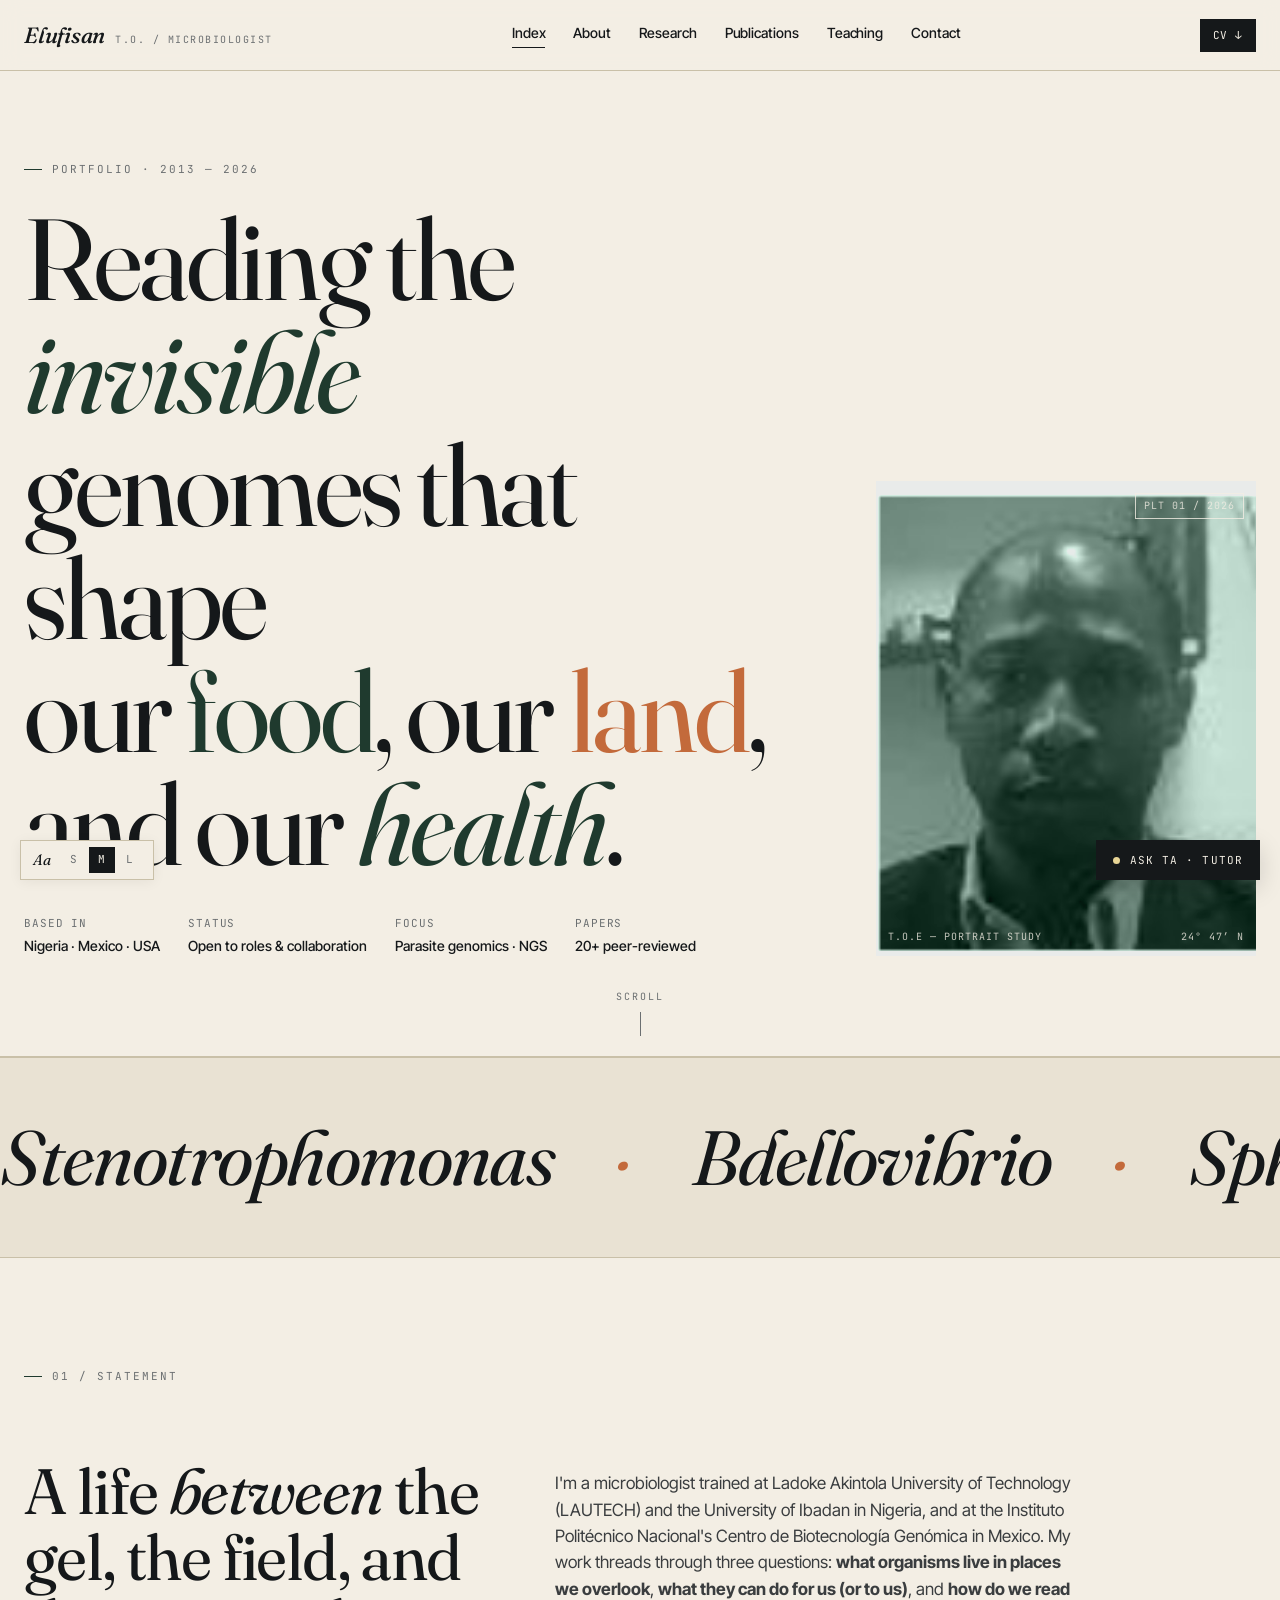
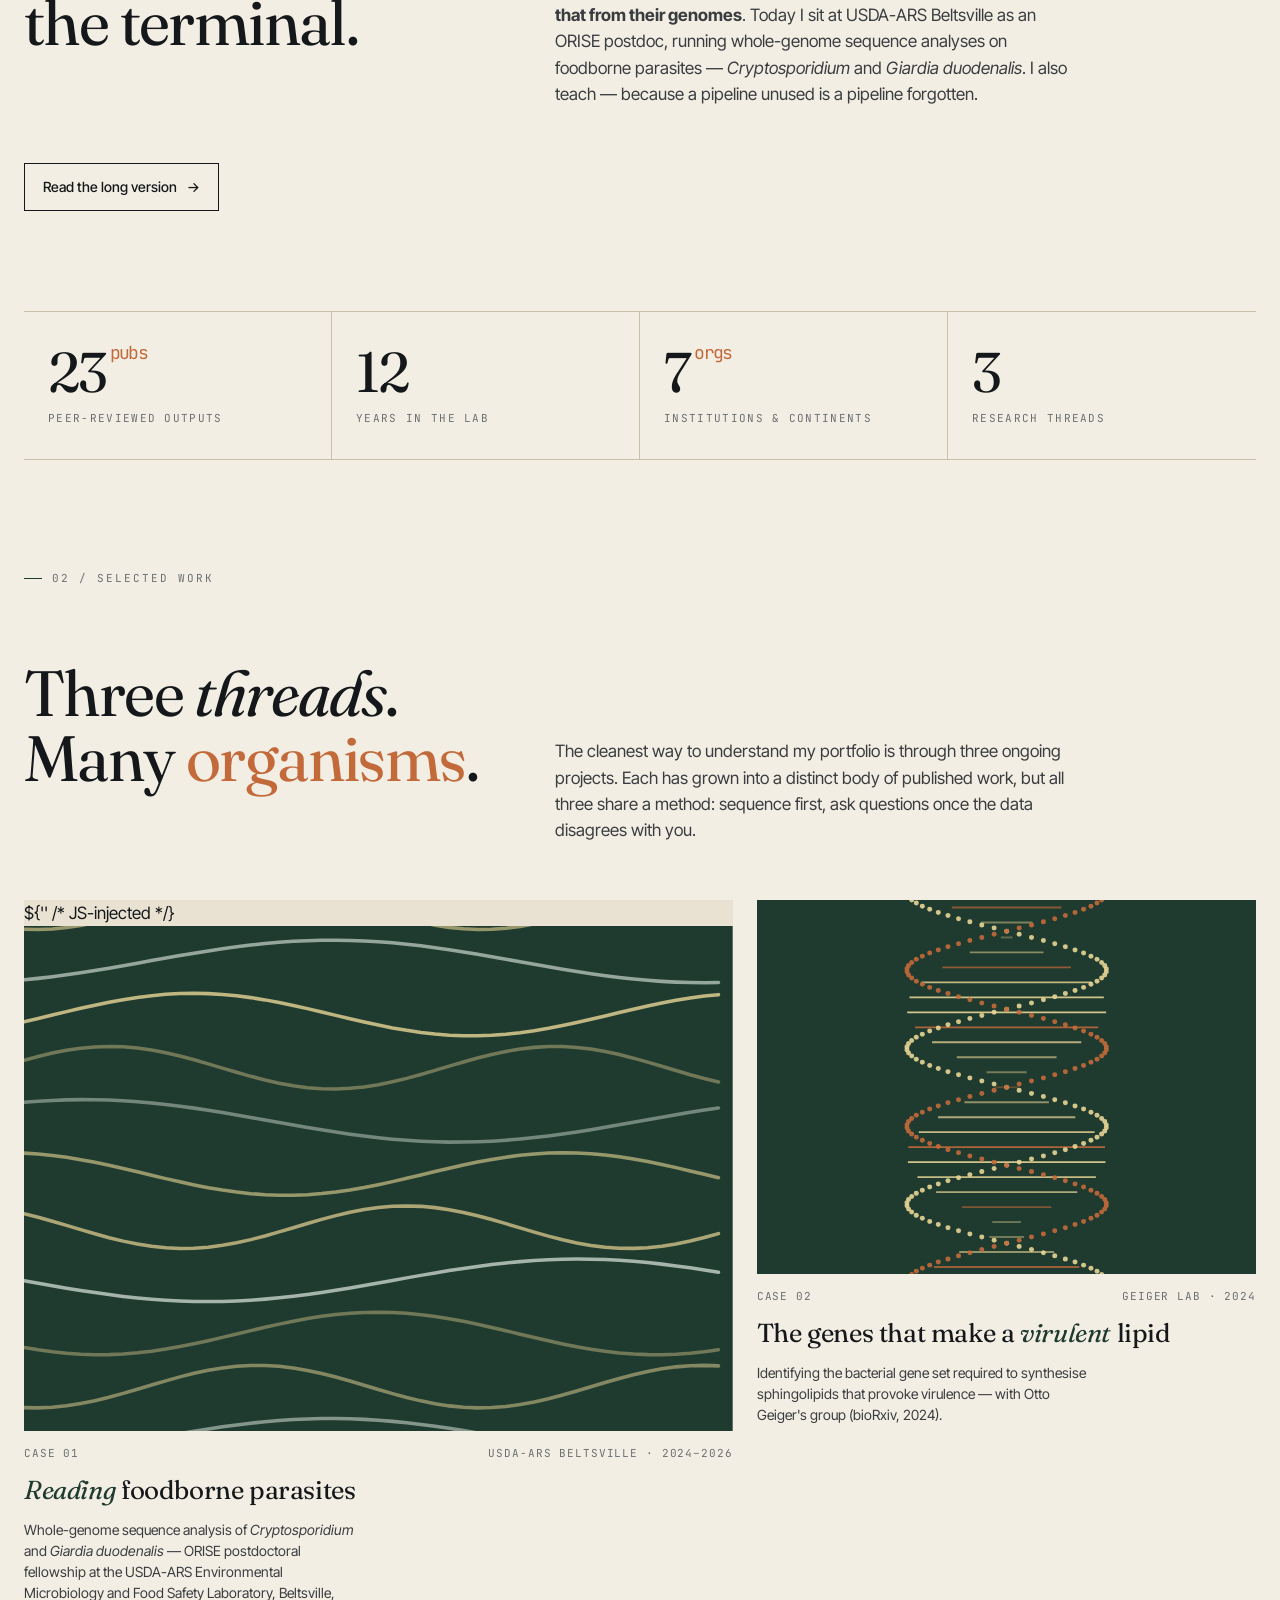
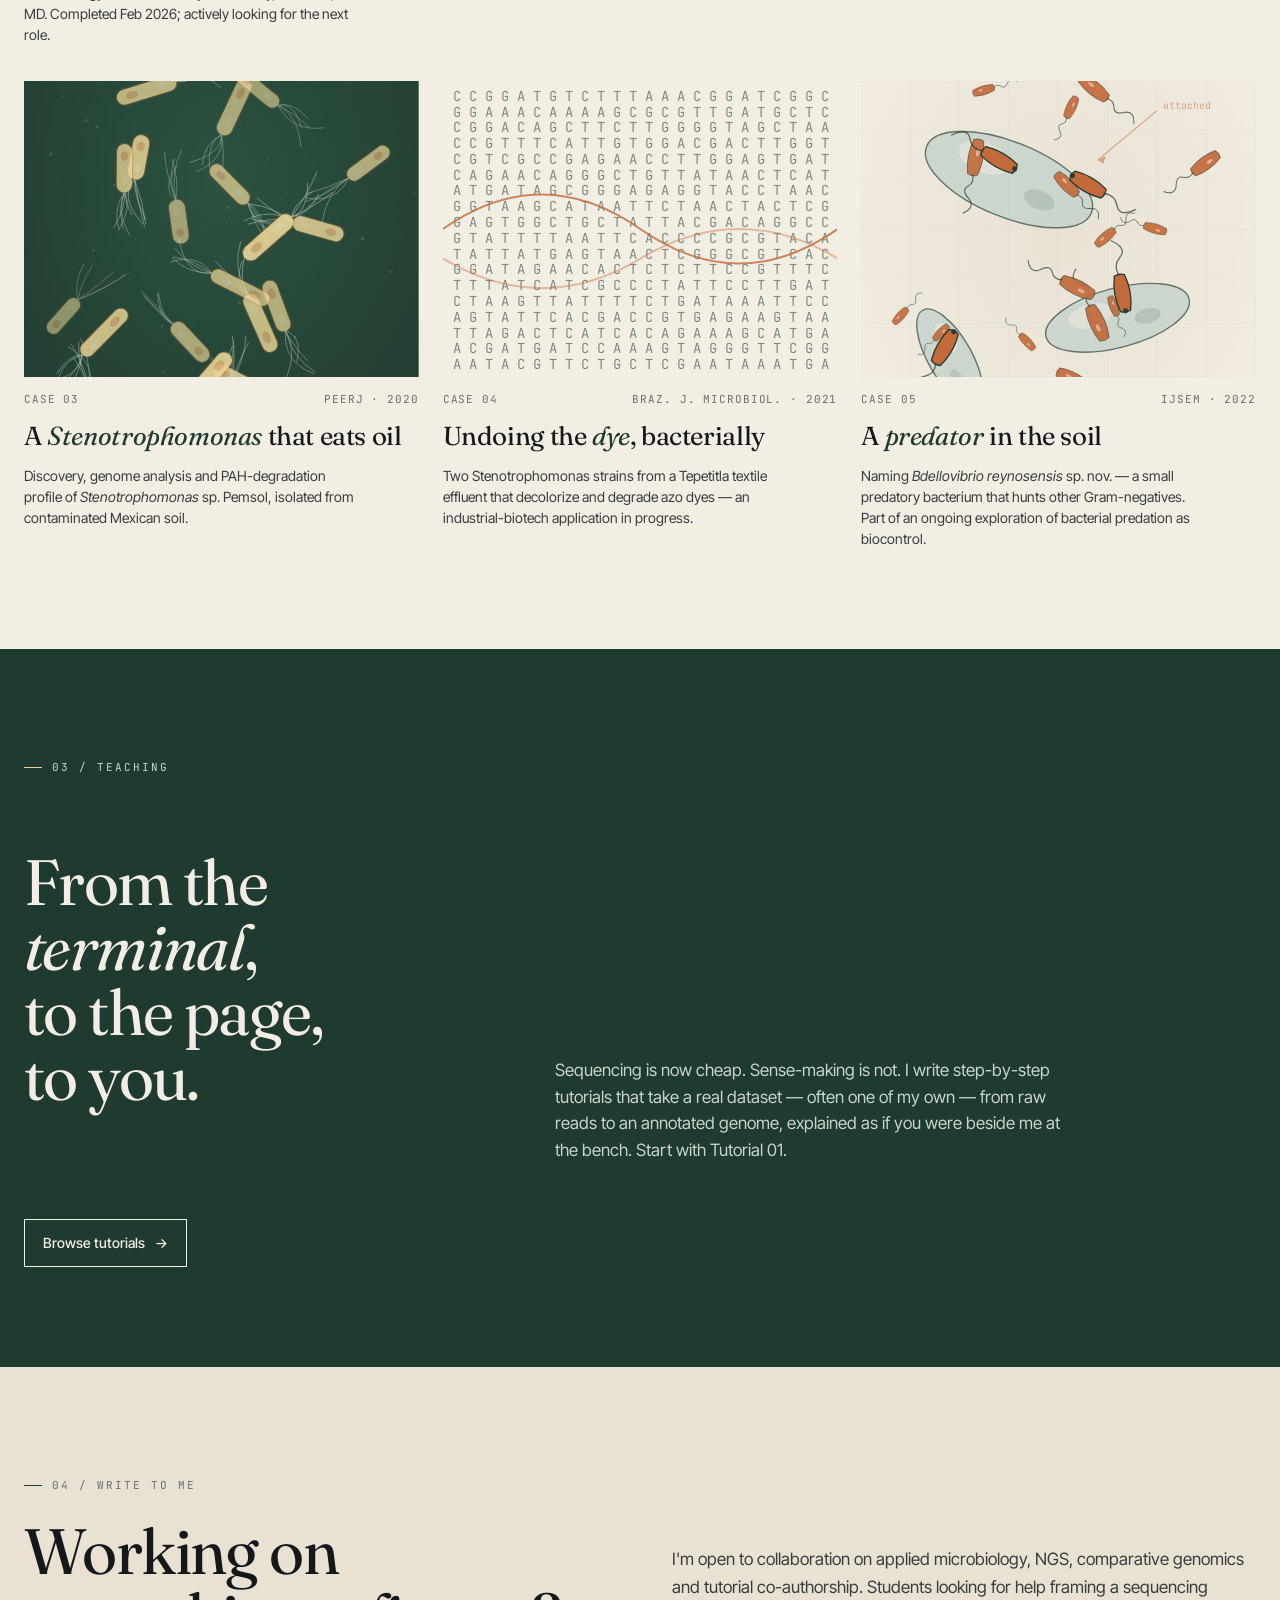
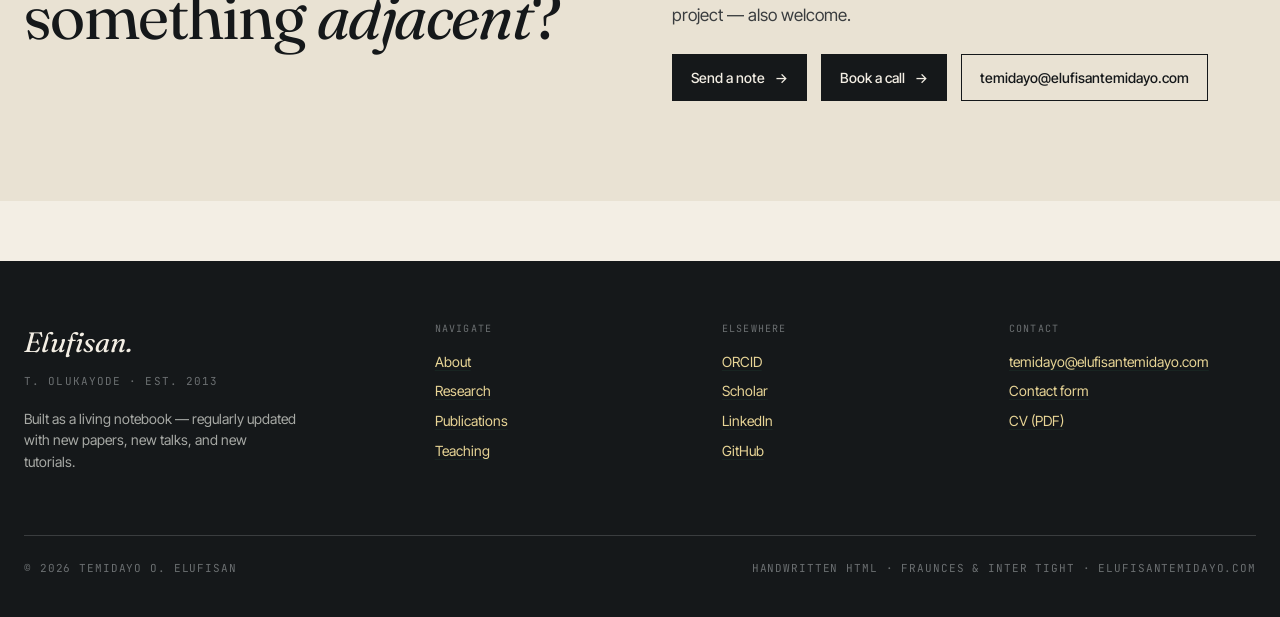
<file: index.html>
<!DOCTYPE html>
<html lang="en">
<head>
<meta charset="UTF-8"/>
<meta name="viewport" content="width=device-width, initial-scale=1"/>
<title>Temidayo Elufisan — Microbiologist & Genomicist</title>
<meta name="description" content="Personal site of Dr. Temidayo O. Elufisan — microbiologist, genome scientist, translator of bioinformatics for animal health and the environment."/>
<link rel="preconnect" href="https://fonts.googleapis.com"/>
<link rel="preconnect" href="https://fonts.gstatic.com" crossorigin/>
<link href="https://fonts.googleapis.com/css2?family=Fraunces:ital,opsz,wght@0,9..144,400;0,9..144,500;0,9..144,600;1,9..144,400;1,9..144,500&family=Inter+Tight:wght@400;500;600&family=JetBrains+Mono:wght@400;500&display=swap" rel="stylesheet"/>
<link rel="stylesheet" href="styles.css?v=1776625758112"/>
</head>
<body>

<!-- NAV -->
<header class="nav">
  <div class="container nav-inner">
    <a class="wordmark" href="index.html">Elufisan <small>T.O. / MICROBIOLOGIST</small></a>
    <nav class="nav-links">
      <a href="index.html">Index</a>
      <a href="about.html">About</a>
      <a href="research.html">Research</a>
      <a href="publications.html">Publications</a>
      <a href="teaching.html">Teaching</a>
      <a href="contact.html">Contact</a>
    </nav>
    <a class="nav-cta" href="assets/Elufisan_CV.pdf" download>CV ↓</a>
  </div>
</header>

<!-- HERO -->
<section class="hero">
  <div class="container">
    <div class="hero-grid">
      <div>
        <div class="eyebrow">Portfolio · 2013 — 2026</div>
        <h1 class="display" style="margin:24px 0 0;">
          Reading the <em>invisible</em><br/>
          genomes that shape<br/>
          our <span class="accent">food</span>, our <span class="clay">land</span>,<br/>
          and our <em>health</em>.
        </h1>
        <div class="hero-meta">
          <div class="cell">Based in<b>Nigeria · Mexico · USA</b></div>
          <div class="cell">Status<b>Open to roles &amp; collaboration</b></div>
          <div class="cell">Focus<b>Parasite genomics · NGS</b></div>
          <div class="cell">Papers<b>20+ peer-reviewed</b></div>
        </div>
      </div>
      <div class="hero-art">
        <img src="assets/portrait.png" alt="Temidayo Elufisan portrait"/>
        <div class="corner-tag">PLT 01 / 2026</div>
        <div class="caption">
          <span>T.O.E — Portrait study</span>
          <span>24° 47′ N</span>
        </div>
      </div>
    </div>
  </div>
  <div class="hero-scroll">Scroll</div>
</section>

<!-- SPECIMEN MARQUEE -->
<div class="specimen">
  <div class="specimen-track">
    <span>Stenotrophomonas</span><span class="dot">·</span>
    <span>Bdellovibrio</span><span class="dot">·</span>
    <span>Sphingolipids</span><span class="dot">·</span>
    <span>Bacillus cereus</span><span class="dot">·</span>
    <span>Parasites</span><span class="dot">·</span>
    <span>Azo dyes</span><span class="dot">·</span>
    <span>PAH degradation</span><span class="dot">·</span>
    <span>Stenotrophomonas</span><span class="dot">·</span>
    <span>Bdellovibrio</span><span class="dot">·</span>
    <span>Sphingolipids</span><span class="dot">·</span>
    <span>Bacillus cereus</span><span class="dot">·</span>
    <span>Parasites</span><span class="dot">·</span>
    <span>Azo dyes</span><span class="dot">·</span>
    <span>PAH degradation</span><span class="dot">·</span>
  </div>
</div>

<!-- ABOUT SNIPPET -->
<section class="section">
  <div class="container">
    <div class="section-head">
      <div class="kicker-col">
        <div class="eyebrow">01 / Statement</div>
        <h2 class="display">A life <em>between</em> the gel, the field, and the terminal.</h2>
      </div>
      <p>I'm a microbiologist trained at Ladoke Akintola University of Technology (LAUTECH) and the University of Ibadan in Nigeria, and at the Instituto Politécnico Nacional's Centro de Biotecnología Genómica in Mexico. My work threads through three questions: <b>what organisms live in places we overlook</b>, <b>what they can do for us (or to us)</b>, and <b>how do we read that from their genomes</b>. Today I sit at USDA-ARS Beltsville as an ORISE postdoc, running whole-genome sequence analyses on foodborne parasites — <i>Cryptosporidium</i> and <i>Giardia duodenalis</i>. I also teach — because a pipeline unused is a pipeline forgotten.</p>
    </div>
    <a class="btn ghost" href="about.html">Read the long version <span class="arrow">→</span></a>
  </div>
</section>

<!-- STATS -->
<section class="section tight" style="padding:0;">
  <div class="container">
    <div class="stats-strip">
      <div class="cell">
        <div class="n" data-num="23" data-suffix="pubs">0</div>
        <div class="k">Peer-reviewed outputs</div>
      </div>
      <div class="cell">
        <div class="n" data-num="12">0</div>
        <div class="k">Years in the lab</div>
      </div>
      <div class="cell">
        <div class="n" data-num="7" data-suffix="orgs">0</div>
        <div class="k">Institutions & continents</div>
      </div>
      <div class="cell">
        <div class="n" data-num="3">0</div>
        <div class="k">Research threads</div>
      </div>
    </div>
  </div>
</section>

<!-- FEATURED WORK -->
<section class="section">
  <div class="container">
    <div class="section-head">
      <div class="kicker-col">
        <div class="eyebrow">02 / Selected work</div>
        <h2 class="display">Three <em>threads</em>.<br/>Many <span class="clay">organisms</span>.</h2>
      </div>
      <p>The cleanest way to understand my portfolio is through three ongoing projects. Each has grown into a distinct body of published work, but all three share a method: sequence first, ask questions once the data disagrees with you.</p>
    </div>

    <div class="work-grid">
      <a class="work-card span-7" href="research.html#parasites">
        <div class="art">${'' /* JS-injected */}
          <div data-art="worms"></div>
        </div>
        <div class="meta"><span>CASE 01</span><span>USDA-ARS Beltsville · 2024–2026</span></div>
        <h3><em>Reading</em> foodborne parasites</h3>
        <p>Whole-genome sequence analysis of <i>Cryptosporidium</i> and <i>Giardia duodenalis</i> — ORISE postdoctoral fellowship at the USDA-ARS Environmental Microbiology and Food Safety Laboratory, Beltsville, MD. Completed Feb 2026; actively looking for the next role.</p>
      </a>
      <a class="work-card span-5" href="research.html#sphingolipids">
        <div class="art"><div data-art="helix"></div></div>
        <div class="meta"><span>CASE 02</span><span>Geiger lab · 2024</span></div>
        <h3>The genes that make a <em>virulent</em> lipid</h3>
        <p>Identifying the bacterial gene set required to synthesise sphingolipids that provoke virulence — with Otto Geiger's group (bioRxiv, 2024).</p>
      </a>

      <a class="work-card span-4" href="research.html#stenotrophomonas">
        <div class="art"><div data-art="stenotrophomonas"></div></div>
        <div class="meta"><span>CASE 03</span><span>PeerJ · 2020</span></div>
        <h3>A <em>Stenotrophomonas</em> that eats oil</h3>
        <p>Discovery, genome analysis and PAH-degradation profile of <i>Stenotrophomonas</i> sp. Pemsol, isolated from contaminated Mexican soil.</p>
      </a>
      <a class="work-card span-4" href="research.html#azodyes">
        <div class="art"><div data-art="waves"></div></div>
        <div class="meta"><span>CASE 04</span><span>Braz. J. Microbiol. · 2021</span></div>
        <h3>Undoing the <em>dye</em>, bacterially</h3>
        <p>Two Stenotrophomonas strains from a Tepetitla textile effluent that decolorize and degrade azo dyes — an industrial-biotech application in progress.</p>
      </a>
      <a class="work-card span-4" href="research.html#predators">
        <div class="art"><div data-art="bdellovibrio"></div></div>
        <div class="meta"><span>CASE 05</span><span>IJSEM · 2022</span></div>
        <h3>A <em>predator</em> in the soil</h3>
        <p>Naming <i>Bdellovibrio reynosensis</i> sp. nov. — a small predatory bacterium that hunts other Gram-negatives. Part of an ongoing exploration of bacterial predation as biocontrol.</p>
      </a>
    </div>
  </div>
</section>

<!-- FOREST BLOCK -->
<section class="section forest">
  <div class="container">
    <div class="section-head">
      <div class="kicker-col">
        <div class="eyebrow">03 / Teaching</div>
        <h2 class="display">From the <em>terminal</em>,<br/>to the page,<br/>to you.</h2>
      </div>
      <p>Sequencing is now cheap. Sense-making is not. I write step-by-step tutorials that take a real dataset — often one of my own — from raw reads to an annotated genome, explained as if you were beside me at the bench. Start with Tutorial 01.</p>
    </div>
    <a class="btn ghost" style="border-color:var(--bone);color:var(--bone);" href="teaching.html">Browse tutorials <span class="arrow">→</span></a>
  </div>
</section>

<!-- CONTACT CTA -->
<section class="section bone-2">
  <div class="container">
    <div style="display:grid;grid-template-columns:1fr 1fr;gap:64px;align-items:end;">
      <div>
        <div class="eyebrow">04 / Write to me</div>
        <h2 class="display" style="margin-top:24px;">Working on something <em>adjacent</em>?</h2>
      </div>
      <div>
        <p class="body-prose">I'm open to collaboration on applied microbiology, NGS, comparative genomics and tutorial co-authorship. Students looking for help framing a sequencing project — also welcome.</p>
        <div style="display:flex;gap:14px;margin-top:24px;flex-wrap:wrap;">
          <a class="btn" href="contact.html">Send a note <span class="arrow">→</span></a>
          <button class="btn" data-cal-link="elufisan-temidayo-rwqcmo/30min" data-cal-config='{"theme":"light"}'>Book a call <span class="arrow">→</span></button>
          <a class="btn ghost" href="mailto:temidayo@elufisantemidayo.com">temidayo@elufisantemidayo.com</a>
        </div>
      </div>
    </div>
  </div>
</section>

<!-- FOOTER -->
<footer>
  <div class="container">
    <div class="footer-grid">
      <div>
        <div class="foot-title">Elufisan.</div>
        <div class="foot-sub">T. Olukayode · est. 2013</div>
        <p style="font-size:14px;max-width:34ch;color:#a7a9a5;">Built as a living notebook — regularly updated with new papers, new talks, and new tutorials.</p>
      </div>
      <div>
        <h5>Navigate</h5>
        <ul>
          <li><a href="about.html">About</a></li>
          <li><a href="research.html">Research</a></li>
          <li><a href="publications.html">Publications</a></li>
          <li><a href="teaching.html">Teaching</a></li>
        </ul>
      </div>
      <div>
        <h5>Elsewhere</h5>
        <ul>
          <li><a href="https://orcid.org/0000-0002-8645-2049">ORCID</a></li>
          <li><a href="https://scholar.google.com/citations?user=Elufisan">Scholar</a></li>
          <li><a href="https://www.linkedin.com/in/temidayo-elufisan">LinkedIn</a></li>
          <li><a href="https://github.com/ptemidayo">GitHub</a></li>
        </ul>
      </div>
      <div>
        <h5>Contact</h5>
        <ul>
          <li><a href="mailto:temidayo@elufisantemidayo.com">temidayo@elufisantemidayo.com</a></li>
          <li><a href="contact.html">Contact form</a></li>
          <li><a href="assets/Elufisan_CV.pdf">CV (PDF)</a></li>
        </ul>
      </div>
    </div>
    <div class="bot">
      <div>© 2026 Temidayo O. Elufisan</div>
      <div>Handwritten HTML · Fraunces & Inter Tight · elufisantemidayo.com</div>
    </div>
  </div>
</footer>

<script src="publications.js?v=1776625758112"></script>
<script src="app.js?v=1776625758112"></script>
<script>
  (function (C, A, L) { let p = function (a, ar) { a.q.push(ar); }; let d = C.document; C.Cal = C.Cal || function () { let cal = C.Cal; let ar = arguments; if (!cal.loaded) { cal.ns = {}; cal.q = cal.q || []; d.head.appendChild(d.createElement("script")).src = A; cal.loaded = true; } if (ar[0] === L) { const api = function () { p(api, arguments); }; const namespace = ar[1]; api.q = api.q || []; if(typeof namespace === "string"){cal.ns[namespace] = cal.ns[namespace] || api;p(cal.ns[namespace], ar);p(cal, ["initNamespace", namespace]);} else p(cal, ar); return;} p(cal, ar); }; })(window, "https://app.cal.com/embed/embed.js", "init");
  Cal("init", {origin: "https://cal.com"});
  Cal("ui", {styles: {branding: {brandColor: "#1f3a2e"}}, hideEventTypeDetails: false});
</script>
<script>
  // Inject decorative art into [data-art]
  document.querySelectorAll('[data-art]').forEach(el => {
    const kind = el.dataset.art;
    if (window.ART && window.ART[kind]) el.outerHTML = window.ART[kind]();
  });
</script>

</body>
</html>
</file>
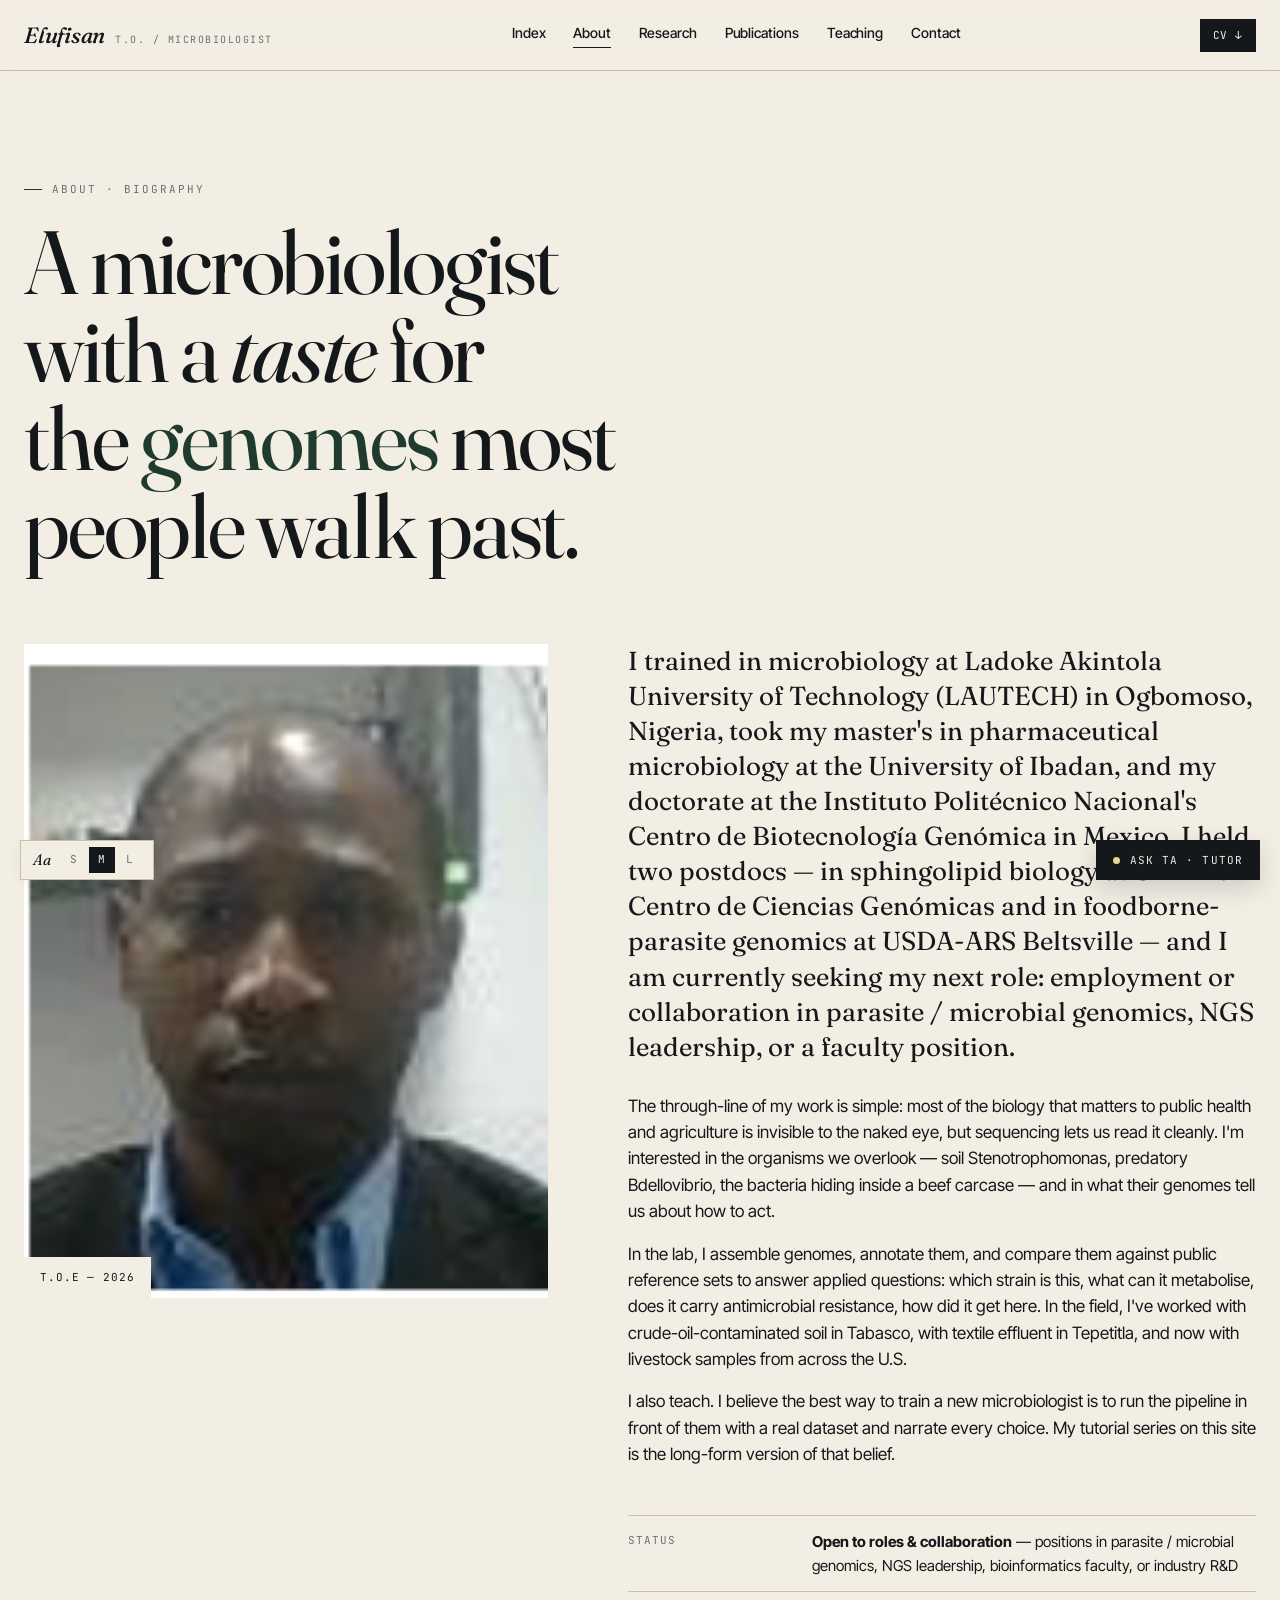
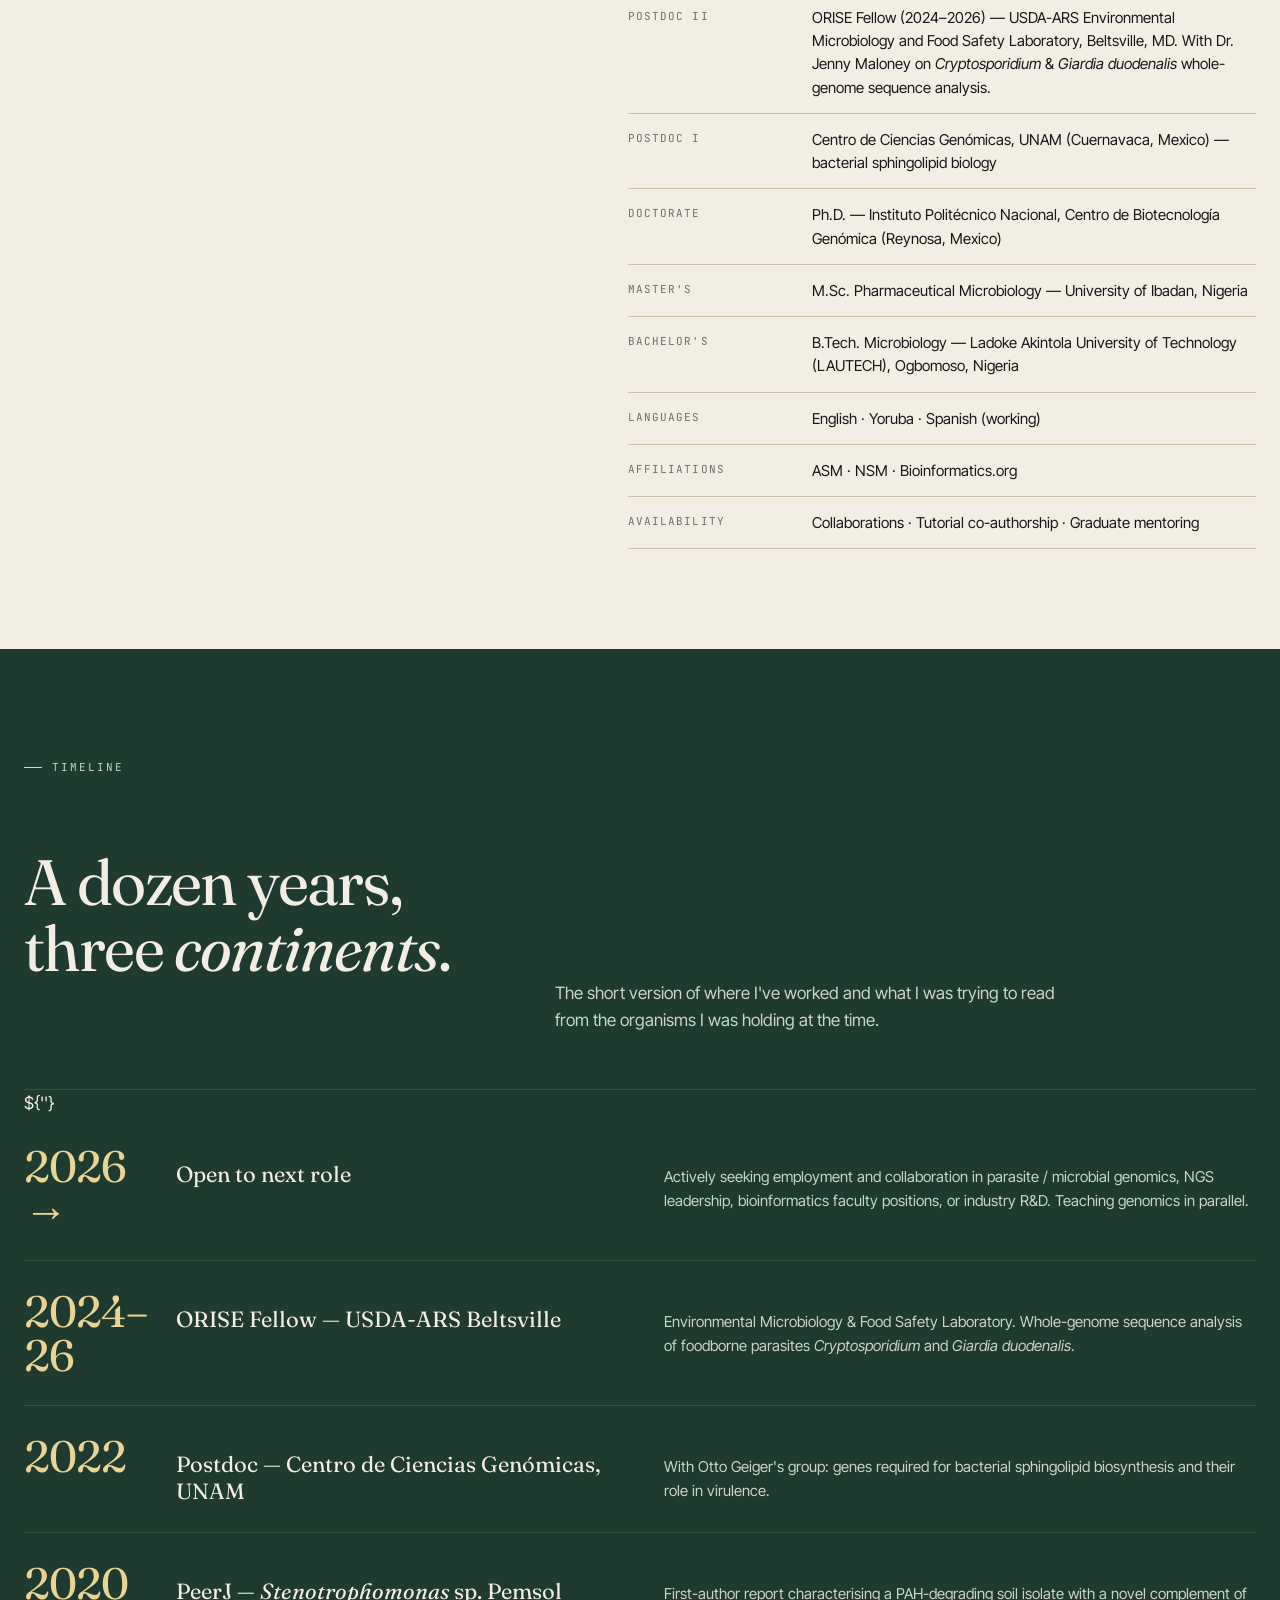
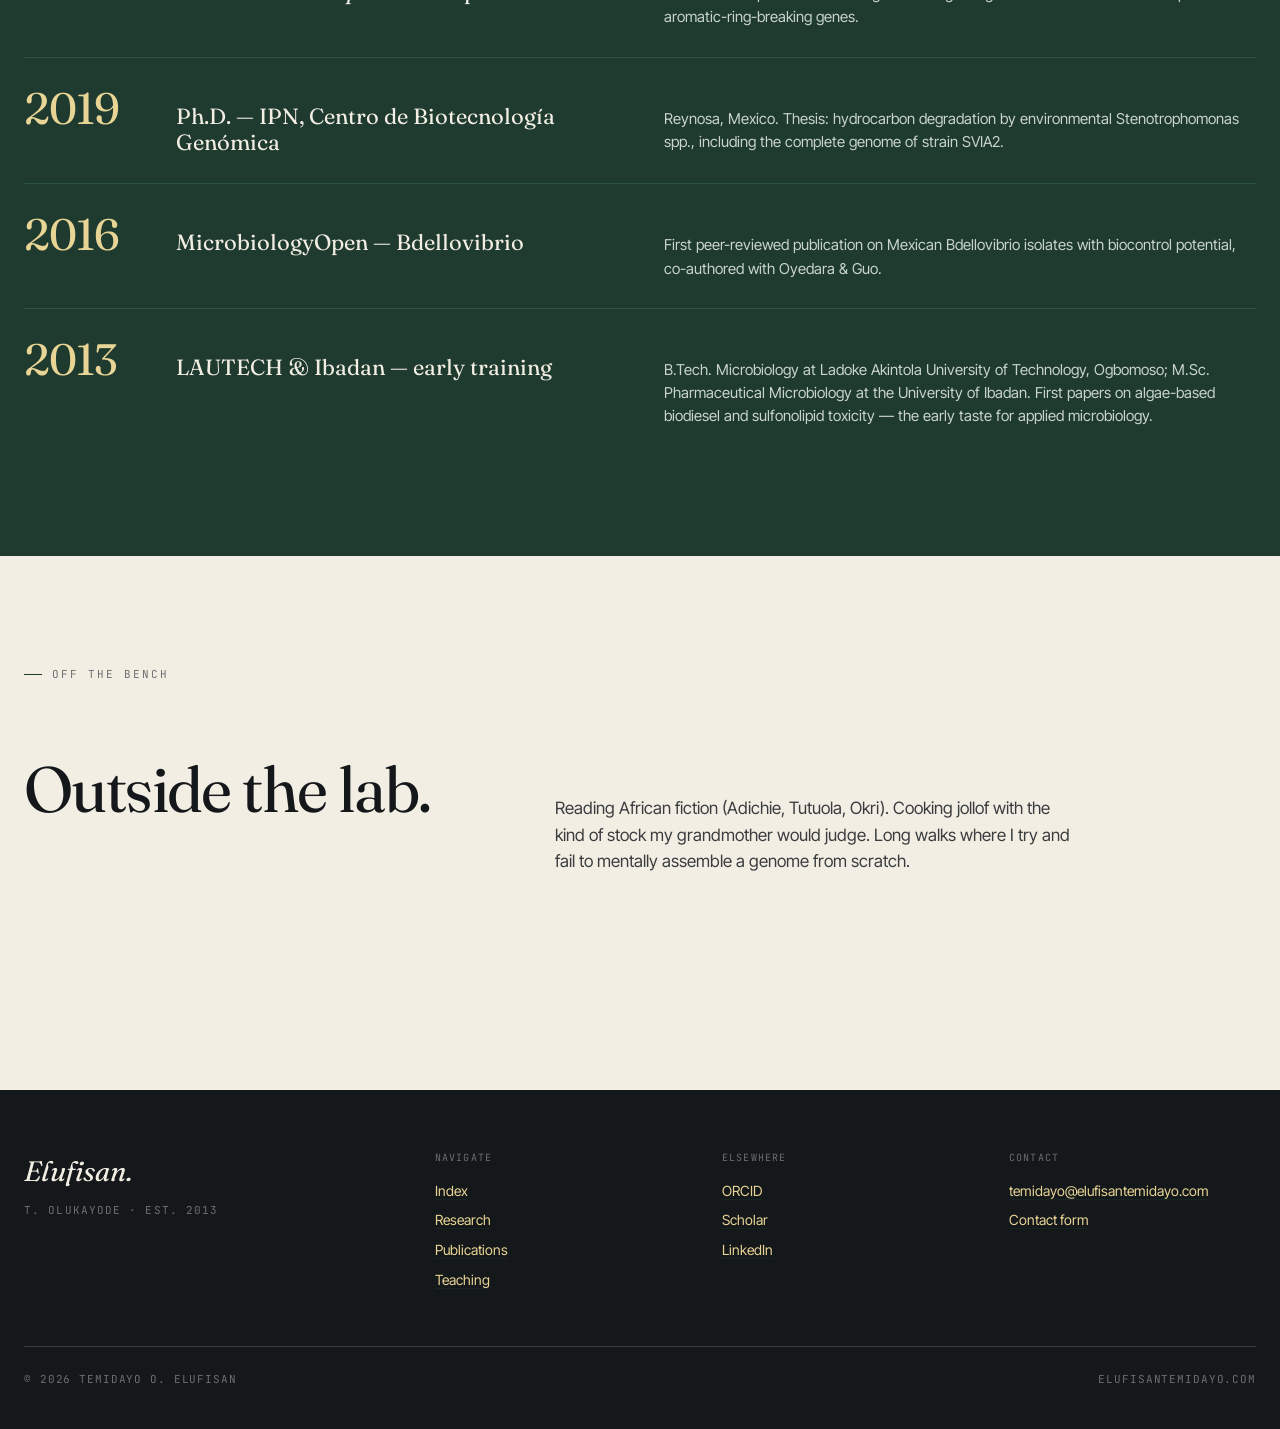
<file: about.html>
<!DOCTYPE html>
<html lang="en">
<head>
<meta charset="UTF-8"/>
<meta name="viewport" content="width=device-width, initial-scale=1"/>
<title>About — Temidayo Elufisan</title>
<link rel="preconnect" href="https://fonts.googleapis.com"/>
<link rel="preconnect" href="https://fonts.gstatic.com" crossorigin/>
<link href="https://fonts.googleapis.com/css2?family=Fraunces:ital,opsz,wght@0,9..144,400;0,9..144,500;0,9..144,600;1,9..144,400;1,9..144,500&family=Inter+Tight:wght@400;500;600&family=JetBrains+Mono:wght@400;500&display=swap" rel="stylesheet"/>
<link rel="stylesheet" href="styles.css?v=1776625758112"/>
</head>
<body>

<header class="nav">
  <div class="container nav-inner">
    <a class="wordmark" href="index.html">Elufisan <small>T.O. / MICROBIOLOGIST</small></a>
    <nav class="nav-links">
      <a href="index.html">Index</a>
      <a href="about.html">About</a>
      <a href="research.html">Research</a>
      <a href="publications.html">Publications</a>
      <a href="teaching.html">Teaching</a>
      <a href="contact.html">Contact</a>
    </nav>
    <a class="nav-cta" href="assets/Elufisan_CV.pdf" download>CV ↓</a>
  </div>
</header>

<section class="section">
  <div class="container">
    <div style="margin-bottom:60px;">
      <div class="eyebrow">About · Biography</div>
      <h1 class="display" style="font-size:clamp(48px,7vw,112px);margin-top:20px;">
        A microbiologist<br/>with a <em>taste</em> for<br/>the <span class="accent">genomes</span> most<br/>people walk past.
      </h1>
    </div>

    <div class="bio-grid">
      <div class="bio-portrait">
        <img src="assets/portrait.png" alt="Temidayo Elufisan"/>
        <div class="tag">T.O.E — 2026</div>
      </div>
      <div class="bio-prose">
        <div class="lede">
          I trained in microbiology at Ladoke Akintola University of Technology (LAUTECH) in Ogbomoso, Nigeria, took my master's in pharmaceutical microbiology at the University of Ibadan, and my doctorate at the Instituto Politécnico Nacional's Centro de Biotecnología Genómica in Mexico. I held two postdocs — in sphingolipid biology at UNAM's Centro de Ciencias Genómicas and in foodborne-parasite genomics at USDA-ARS Beltsville — and I am currently seeking my next role: employment or collaboration in parasite / microbial genomics, NGS leadership, or a faculty position.
        </div>
        <p>The through-line of my work is simple: most of the biology that matters to public health and agriculture is invisible to the naked eye, but sequencing lets us read it cleanly. I'm interested in the organisms we overlook — soil Stenotrophomonas, predatory Bdellovibrio, the bacteria hiding inside a beef carcase — and in what their genomes tell us about how to act.</p>
        <p>In the lab, I assemble genomes, annotate them, and compare them against public reference sets to answer applied questions: which strain is this, what can it metabolise, does it carry antimicrobial resistance, how did it get here. In the field, I've worked with crude-oil-contaminated soil in Tabasco, with textile effluent in Tepetitla, and now with livestock samples from across the U.S.</p>
        <p>I also teach. I believe the best way to train a new microbiologist is to run the pipeline in front of them with a real dataset and narrate every choice. My tutorial series on this site is the long-form version of that belief.</p>

        <div class="facts-stack">
          <div class="row"><div class="k">Status</div><div class="v"><b>Open to roles &amp; collaboration</b> — positions in parasite / microbial genomics, NGS leadership, bioinformatics faculty, or industry R&amp;D</div></div>
          <div class="row"><div class="k">Postdoc II</div><div class="v">ORISE Fellow (2024–2026) — USDA-ARS Environmental Microbiology and Food Safety Laboratory, Beltsville, MD. With Dr. Jenny Maloney on <i>Cryptosporidium</i> &amp; <i>Giardia duodenalis</i> whole-genome sequence analysis.</div></div>
          <div class="row"><div class="k">Postdoc I</div><div class="v">Centro de Ciencias Genómicas, UNAM (Cuernavaca, Mexico) — bacterial sphingolipid biology</div></div>
          <div class="row"><div class="k">Doctorate</div><div class="v">Ph.D. — Instituto Politécnico Nacional, Centro de Biotecnología Genómica (Reynosa, Mexico)</div></div>
          <div class="row"><div class="k">Master's</div><div class="v">M.Sc. Pharmaceutical Microbiology — University of Ibadan, Nigeria</div></div>
          <div class="row"><div class="k">Bachelor's</div><div class="v">B.Tech. Microbiology — Ladoke Akintola University of Technology (LAUTECH), Ogbomoso, Nigeria</div></div>
          <div class="row"><div class="k">Languages</div><div class="v">English · Yoruba · Spanish (working)</div></div>
          <div class="row"><div class="k">Affiliations</div><div class="v">ASM · NSM · Bioinformatics.org</div></div>
          <div class="row"><div class="k">Availability</div><div class="v">Collaborations · Tutorial co-authorship · Graduate mentoring</div></div>
        </div>
      </div>
    </div>
  </div>
</section>

<section class="section forest">
  <div class="container">
    <div class="section-head">
      <div class="kicker-col">
        <div class="eyebrow">Timeline</div>
        <h2 class="display">A dozen years,<br/>three <em>continents</em>.</h2>
      </div>
      <p>The short version of where I've worked and what I was trying to read from the organisms I was holding at the time.</p>
    </div>

    <div style="display:grid;grid-template-columns:1fr;gap:0;border-top:1px solid var(--forest-2);">
      ${''}
      <!-- rows -->
      <div style="display:grid;grid-template-columns:120px 1fr 1.3fr;gap:32px;padding:28px 0;border-bottom:1px solid var(--forest-2);align-items:baseline;">
        <div style="font-family:var(--display);font-size:44px;color:var(--butter);letter-spacing:-0.02em;line-height:1;">2026 →</div>
        <div style="font-family:var(--display);font-size:22px;color:var(--bone);line-height:1.2;">Open to next role</div>
        <div style="color:var(--forest-soft);font-size:15px;line-height:1.55;">Actively seeking employment and collaboration in parasite / microbial genomics, NGS leadership, bioinformatics faculty positions, or industry R&amp;D. Teaching genomics in parallel.</div>
      </div>
      <div style="display:grid;grid-template-columns:120px 1fr 1.3fr;gap:32px;padding:28px 0;border-bottom:1px solid var(--forest-2);align-items:baseline;">
        <div style="font-family:var(--display);font-size:44px;color:var(--butter);letter-spacing:-0.02em;line-height:1;">2024–26</div>
        <div style="font-family:var(--display);font-size:22px;color:var(--bone);line-height:1.2;">ORISE Fellow — USDA-ARS Beltsville</div>
        <div style="color:var(--forest-soft);font-size:15px;line-height:1.55;">Environmental Microbiology &amp; Food Safety Laboratory. Whole-genome sequence analysis of foodborne parasites <i>Cryptosporidium</i> and <i>Giardia duodenalis</i>.</div>
      </div>
      <div style="display:grid;grid-template-columns:120px 1fr 1.3fr;gap:32px;padding:28px 0;border-bottom:1px solid var(--forest-2);align-items:baseline;">
        <div style="font-family:var(--display);font-size:44px;color:var(--butter);letter-spacing:-0.02em;line-height:1;">2022</div>
        <div style="font-family:var(--display);font-size:22px;color:var(--bone);line-height:1.2;">Postdoc — Centro de Ciencias Genómicas, UNAM</div>
        <div style="color:var(--forest-soft);font-size:15px;line-height:1.55;">With Otto Geiger's group: genes required for bacterial sphingolipid biosynthesis and their role in virulence.</div>
      </div>
      <div style="display:grid;grid-template-columns:120px 1fr 1.3fr;gap:32px;padding:28px 0;border-bottom:1px solid var(--forest-2);align-items:baseline;">
        <div style="font-family:var(--display);font-size:44px;color:var(--butter);letter-spacing:-0.02em;line-height:1;">2020</div>
        <div style="font-family:var(--display);font-size:22px;color:var(--bone);line-height:1.2;">PeerJ — <i>Stenotrophomonas</i> sp. Pemsol</div>
        <div style="color:var(--forest-soft);font-size:15px;line-height:1.55;">First-author report characterising a PAH-degrading soil isolate with a novel complement of aromatic-ring-breaking genes.</div>
      </div>
      <div style="display:grid;grid-template-columns:120px 1fr 1.3fr;gap:32px;padding:28px 0;border-bottom:1px solid var(--forest-2);align-items:baseline;">
        <div style="font-family:var(--display);font-size:44px;color:var(--butter);letter-spacing:-0.02em;line-height:1;">2019</div>
        <div style="font-family:var(--display);font-size:22px;color:var(--bone);line-height:1.2;">Ph.D. — IPN, Centro de Biotecnología Genómica</div>
        <div style="color:var(--forest-soft);font-size:15px;line-height:1.55;">Reynosa, Mexico. Thesis: hydrocarbon degradation by environmental Stenotrophomonas spp., including the complete genome of strain SVIA2.</div>
      </div>
      <div style="display:grid;grid-template-columns:120px 1fr 1.3fr;gap:32px;padding:28px 0;border-bottom:1px solid var(--forest-2);align-items:baseline;">
        <div style="font-family:var(--display);font-size:44px;color:var(--butter);letter-spacing:-0.02em;line-height:1;">2016</div>
        <div style="font-family:var(--display);font-size:22px;color:var(--bone);line-height:1.2;">MicrobiologyOpen — Bdellovibrio</div>
        <div style="color:var(--forest-soft);font-size:15px;line-height:1.55;">First peer-reviewed publication on Mexican Bdellovibrio isolates with biocontrol potential, co-authored with Oyedara &amp; Guo.</div>
      </div>
      <div style="display:grid;grid-template-columns:120px 1fr 1.3fr;gap:32px;padding:28px 0;align-items:baseline;">
        <div style="font-family:var(--display);font-size:44px;color:var(--butter);letter-spacing:-0.02em;line-height:1;">2013</div>
        <div style="font-family:var(--display);font-size:22px;color:var(--bone);line-height:1.2;">LAUTECH &amp; Ibadan — early training</div>
        <div style="color:var(--forest-soft);font-size:15px;line-height:1.55;">B.Tech. Microbiology at Ladoke Akintola University of Technology, Ogbomoso; M.Sc. Pharmaceutical Microbiology at the University of Ibadan. First papers on algae-based biodiesel and sulfonolipid toxicity — the early taste for applied microbiology.</div>
      </div>
    </div>
  </div>
</section>

<section class="section">
  <div class="container">
    <div class="section-head">
      <div class="kicker-col">
        <div class="eyebrow">Off the bench</div>
        <h2 class="display">Outside the lab.</h2>
      </div>
      <p>Reading African fiction (Adichie, Tutuola, Okri). Cooking jollof with the kind of stock my grandmother would judge. Long walks where I try and fail to mentally assemble a genome from scratch.</p>
    </div>
  </div>
</section>

<footer>
  <div class="container">
    <div class="footer-grid">
      <div>
        <div class="foot-title">Elufisan.</div>
        <div class="foot-sub">T. Olukayode · est. 2013</div>
      </div>
      <div><h5>Navigate</h5><ul>
        <li><a href="index.html">Index</a></li><li><a href="research.html">Research</a></li>
        <li><a href="publications.html">Publications</a></li><li><a href="teaching.html">Teaching</a></li>
      </ul></div>
      <div><h5>Elsewhere</h5><ul>
        <li><a href="https://orcid.org/0000-0002-8645-2049">ORCID</a></li>
        <li><a href="https://scholar.google.com/citations?user=Elufisan">Scholar</a></li>
        <li><a href="https://www.linkedin.com/in/temidayo-elufisan">LinkedIn</a></li>
      </ul></div>
      <div><h5>Contact</h5><ul>
        <li><a href="mailto:temidayo@elufisantemidayo.com">temidayo@elufisantemidayo.com</a></li>
        <li><a href="contact.html">Contact form</a></li>
      </ul></div>
    </div>
    <div class="bot"><div>© 2026 Temidayo O. Elufisan</div><div>elufisantemidayo.com</div></div>
  </div>
</footer>

<script src="app.js?v=1776625758112"></script>
</body>
</html>
</file>
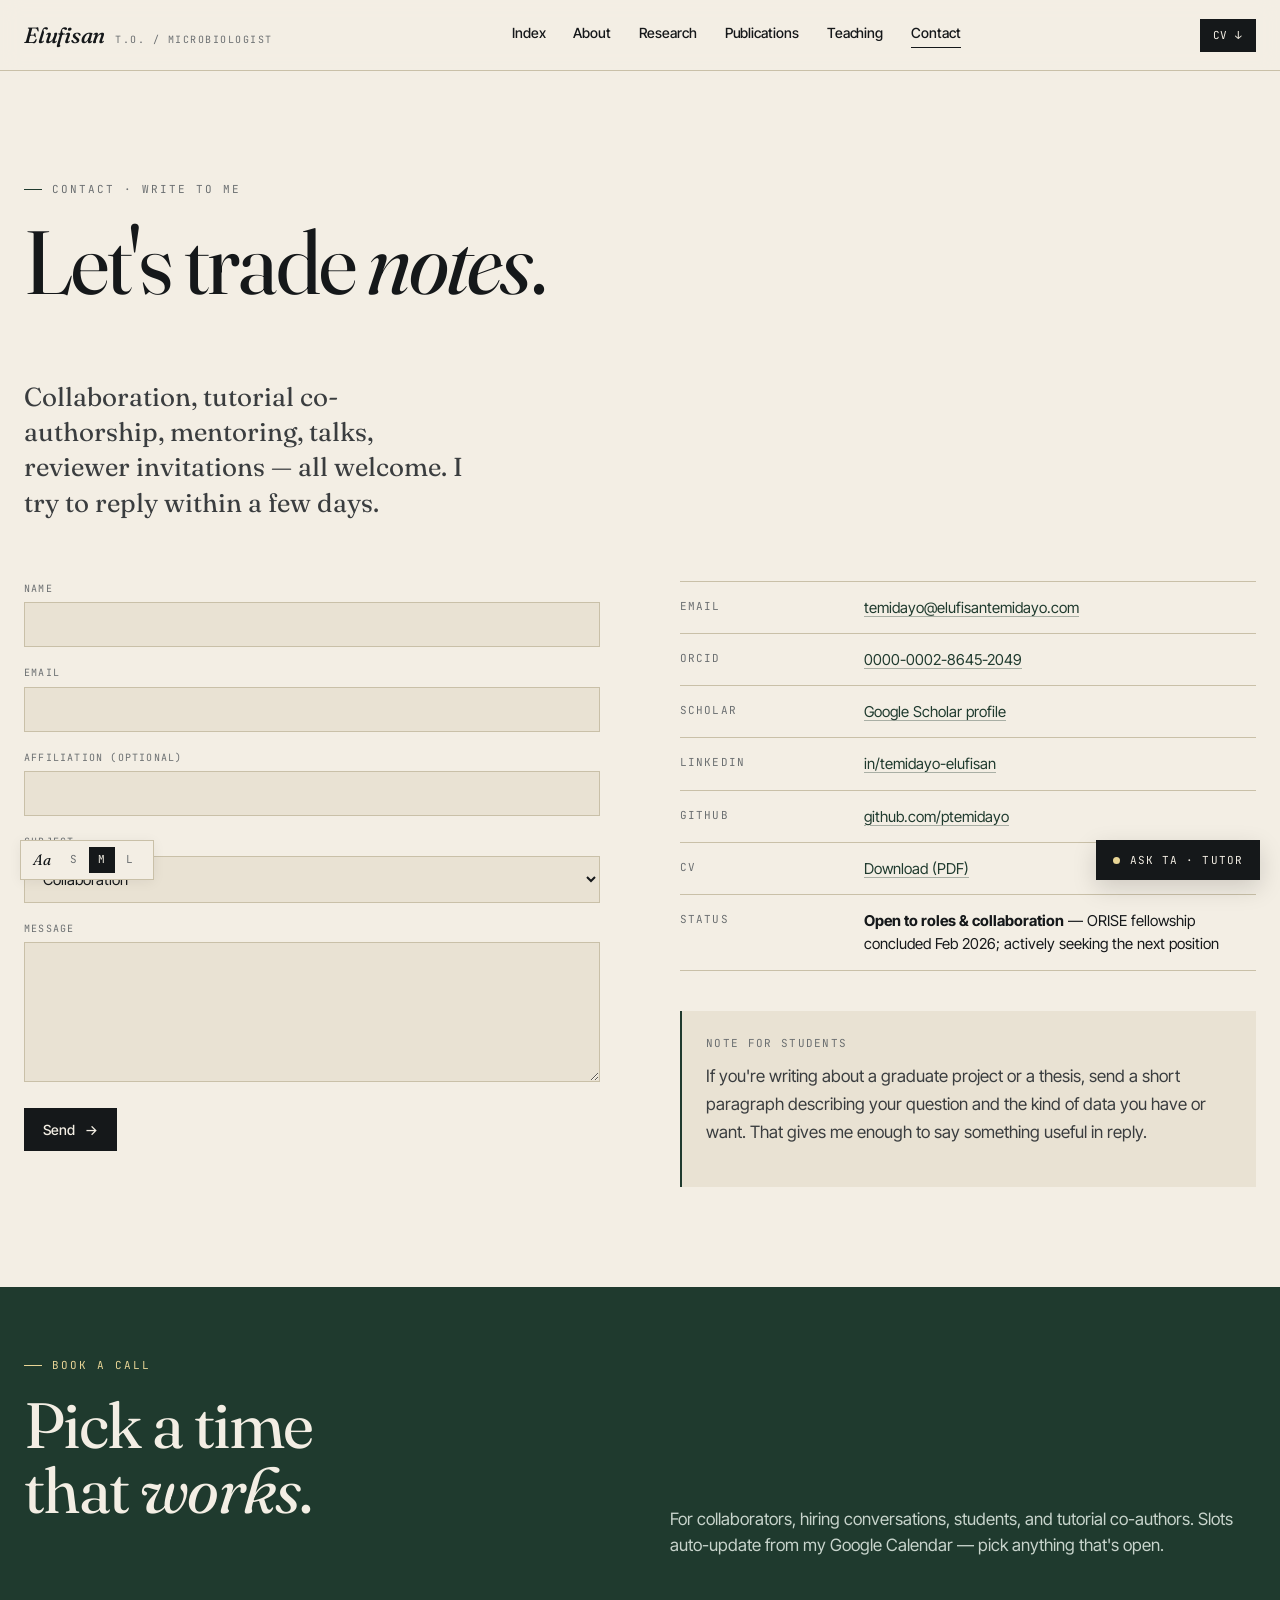
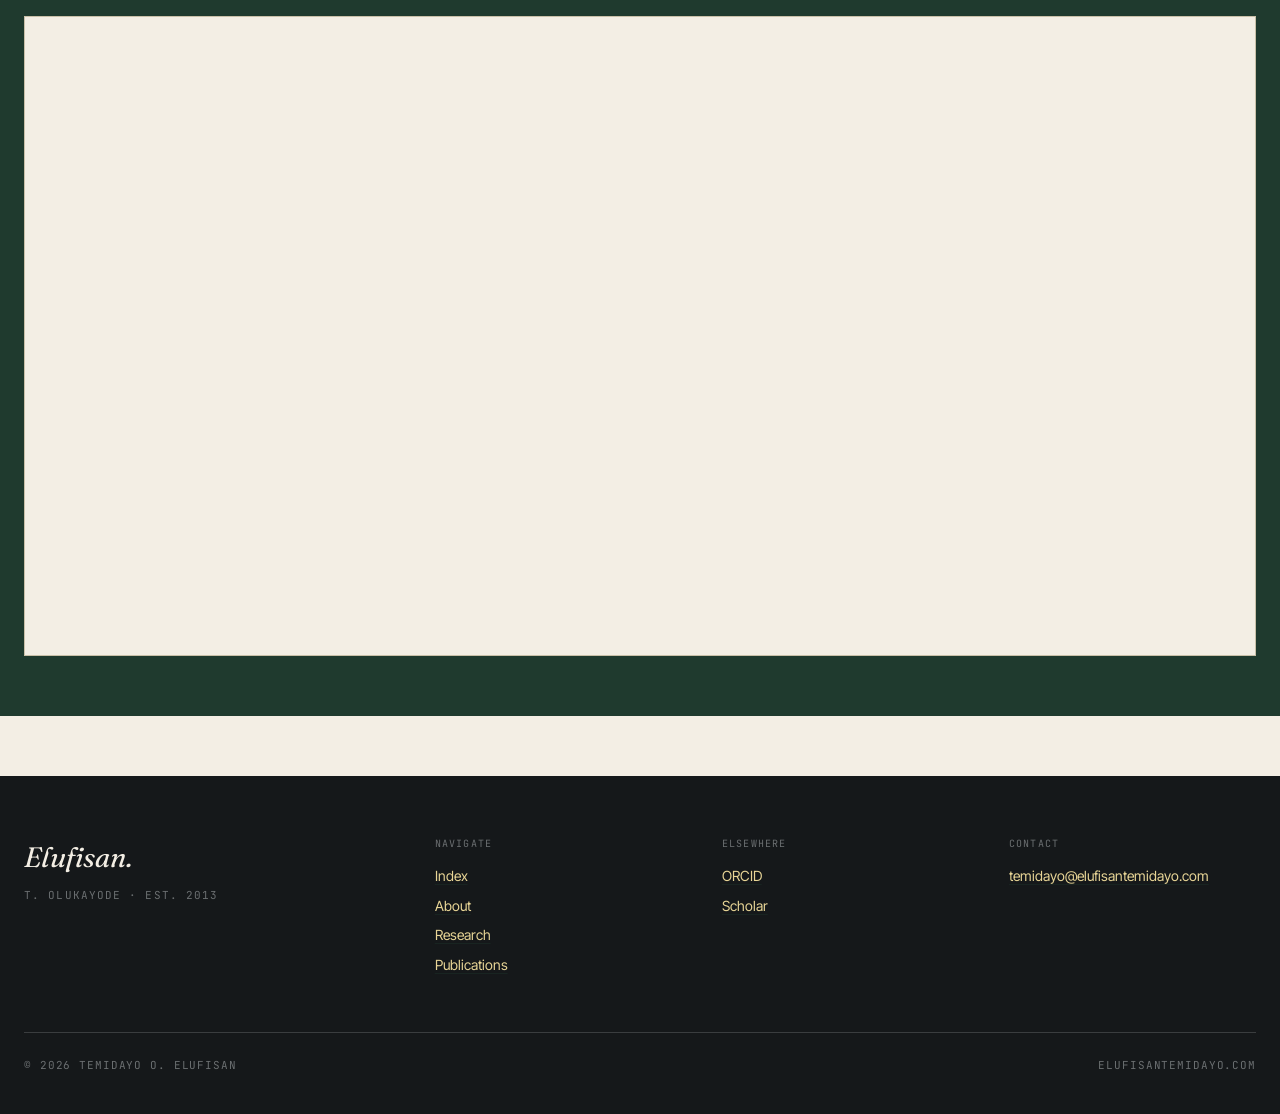
<file: contact.html>
<!DOCTYPE html>
<html lang="en">
<head>
<meta charset="UTF-8"/>
<meta name="viewport" content="width=device-width, initial-scale=1"/>
<title>Contact — Temidayo Elufisan</title>
<link rel="preconnect" href="https://fonts.googleapis.com"/>
<link rel="preconnect" href="https://fonts.gstatic.com" crossorigin/>
<link href="https://fonts.googleapis.com/css2?family=Fraunces:ital,opsz,wght@0,9..144,400;0,9..144,500;0,9..144,600;1,9..144,400;1,9..144,500&family=Inter+Tight:wght@400;500;600&family=JetBrains+Mono:wght@400;500&display=swap" rel="stylesheet"/>
<link rel="stylesheet" href="styles.css?v=1776625764458"/>
</head>
<body>

<header class="nav">
  <div class="container nav-inner">
    <a class="wordmark" href="index.html">Elufisan <small>T.O. / MICROBIOLOGIST</small></a>
    <nav class="nav-links">
      <a href="index.html">Index</a>
      <a href="about.html">About</a>
      <a href="research.html">Research</a>
      <a href="publications.html">Publications</a>
      <a href="teaching.html">Teaching</a>
      <a href="contact.html">Contact</a>
    </nav>
    <a class="nav-cta" href="assets/Elufisan_CV.pdf" download>CV ↓</a>
  </div>
</header>

<section class="section">
  <div class="container">
    <div class="eyebrow">Contact · Write to me</div>
    <h1 class="display" style="font-size:clamp(48px,7vw,110px);margin-top:20px;">
      Let's trade <em>notes</em>.
    </h1>
    <p class="lede" style="margin-top:32px;">Collaboration, tutorial co-authorship, mentoring, talks, reviewer invitations — all welcome. I try to reply within a few days.</p>

    <div class="contact-split" style="margin-top:60px;">
      <form class="contact-form" id="contactForm">
        <div class="field"><label>Name</label><input name="name" required/></div>
        <div class="field"><label>Email</label><input name="email" type="email" required/></div>
        <div class="field"><label>Affiliation (optional)</label><input name="affiliation"/></div>
        <div class="field"><label>Subject</label>
          <select name="subject">
            <option>Collaboration</option>
            <option>Tutorial co-authorship</option>
            <option>Student / mentoring</option>
            <option>Speaking invitation</option>
            <option>Reviewer invitation</option>
            <option>Other</option>
          </select>
        </div>
        <div class="field"><label>Message</label><textarea name="message" rows="6" required></textarea></div>
        <button type="submit" class="btn">Send <span class="arrow">→</span></button>
        <div class="form-msg" id="formMsg">Your email client should have opened. If not, write to temidayo@elufisantemidayo.com directly.</div>
      </form>

      <div>
        <div class="facts-stack" style="margin-top:0;border-top:1px solid var(--rule);">
          <div class="row"><div class="k">Email</div><div class="v"><a href="mailto:temidayo@elufisantemidayo.com">temidayo@elufisantemidayo.com</a></div></div>
          <div class="row"><div class="k">ORCID</div><div class="v"><a href="https://orcid.org/0000-0002-8645-2049">0000-0002-8645-2049</a></div></div>
          <div class="row"><div class="k">Scholar</div><div class="v"><a href="https://scholar.google.com/citations?user=Elufisan">Google Scholar profile</a></div></div>
          <div class="row"><div class="k">LinkedIn</div><div class="v"><a href="https://www.linkedin.com/in/temidayo-elufisan">in/temidayo-elufisan</a></div></div>
          <div class="row"><div class="k">GitHub</div><div class="v"><a href="https://github.com/ptemidayo">github.com/ptemidayo</a></div></div>
          <div class="row"><div class="k">CV</div><div class="v"><a href="assets/Elufisan_CV.pdf" download>Download (PDF)</a></div></div>
          <div class="row"><div class="k">Status</div><div class="v"><b>Open to roles &amp; collaboration</b> — ORISE fellowship concluded Feb 2026; actively seeking the next position</div></div>
        </div>

        <div style="margin-top:40px;padding:24px;background:var(--bone-2);border-left:2px solid var(--forest);">
          <div class="mono-label">Note for students</div>
          <p class="body-prose" style="margin-top:10px;">If you're writing about a graduate project or a thesis, send a short paragraph describing your question and the kind of data you have or want. That gives me enough to say something useful in reply.</p>
        </div>
      </div>
    </div>
  </div>
</section>

<section class="section forest" style="padding:60px 0;">
  <div class="container">
    <div style="display:grid;grid-template-columns:1fr 1fr;gap:60px;align-items:end;margin-bottom:40px;">
      <div>
        <div class="eyebrow" style="color:var(--butter);">Book a call</div>
        <h2 class="display" style="margin-top:18px;color:var(--bone);">Pick a time<br/>that <em>works</em>.</h2>
      </div>
      <p style="color:var(--forest-soft);font-size:17px;line-height:1.55;">For collaborators, hiring conversations, students, and tutorial co-authors. Slots auto-update from my Google Calendar — pick anything that's open.</p>
    </div>
    <div id="cal-inline" style="background:var(--bone);min-height:640px;border:1px solid var(--rule);"></div>
  </div>
</section>

<footer>
  <div class="container">
    <div class="footer-grid">
      <div><div class="foot-title">Elufisan.</div><div class="foot-sub">T. Olukayode · est. 2013</div></div>
      <div><h5>Navigate</h5><ul><li><a href="index.html">Index</a></li><li><a href="about.html">About</a></li><li><a href="research.html">Research</a></li><li><a href="publications.html">Publications</a></li></ul></div>
      <div><h5>Elsewhere</h5><ul><li><a href="https://orcid.org/0000-0002-8645-2049">ORCID</a></li><li><a href="https://scholar.google.com/citations?user=Elufisan">Scholar</a></li></ul></div>
      <div><h5>Contact</h5><ul><li><a href="mailto:temidayo@elufisantemidayo.com">temidayo@elufisantemidayo.com</a></li></ul></div>
    </div>
    <div class="bot"><div>© 2026 Temidayo O. Elufisan</div><div>elufisantemidayo.com</div></div>
  </div>
</footer>

<script src="app.js?v=1776625764458"></script>
<script>
  (function (C, A, L) { let p = function (a, ar) { a.q.push(ar); }; let d = C.document; C.Cal = C.Cal || function () { let cal = C.Cal; let ar = arguments; if (!cal.loaded) { cal.ns = {}; cal.q = cal.q || []; d.head.appendChild(d.createElement("script")).src = A; cal.loaded = true; } if (ar[0] === L) { const api = function () { p(api, arguments); }; const namespace = ar[1]; api.q = api.q || []; if(typeof namespace === "string"){cal.ns[namespace] = cal.ns[namespace] || api;p(cal.ns[namespace], ar);p(cal, ["initNamespace", namespace]);} else p(cal, ar); return;} p(cal, ar); }; })(window, "https://app.cal.com/embed/embed.js", "init");
  Cal("init", "30min", {origin: "https://cal.com"});
  Cal.ns["30min"]("inline", {elementOrSelector: "#cal-inline", config: {layout: "month_view"}, calLink: "elufisan-temidayo-rwqcmo/30min"});
  Cal.ns["30min"]("ui", {styles: {branding: {brandColor: "#1f3a2e"}}, hideEventTypeDetails: false});
</script>
</body>
</html>
</file>
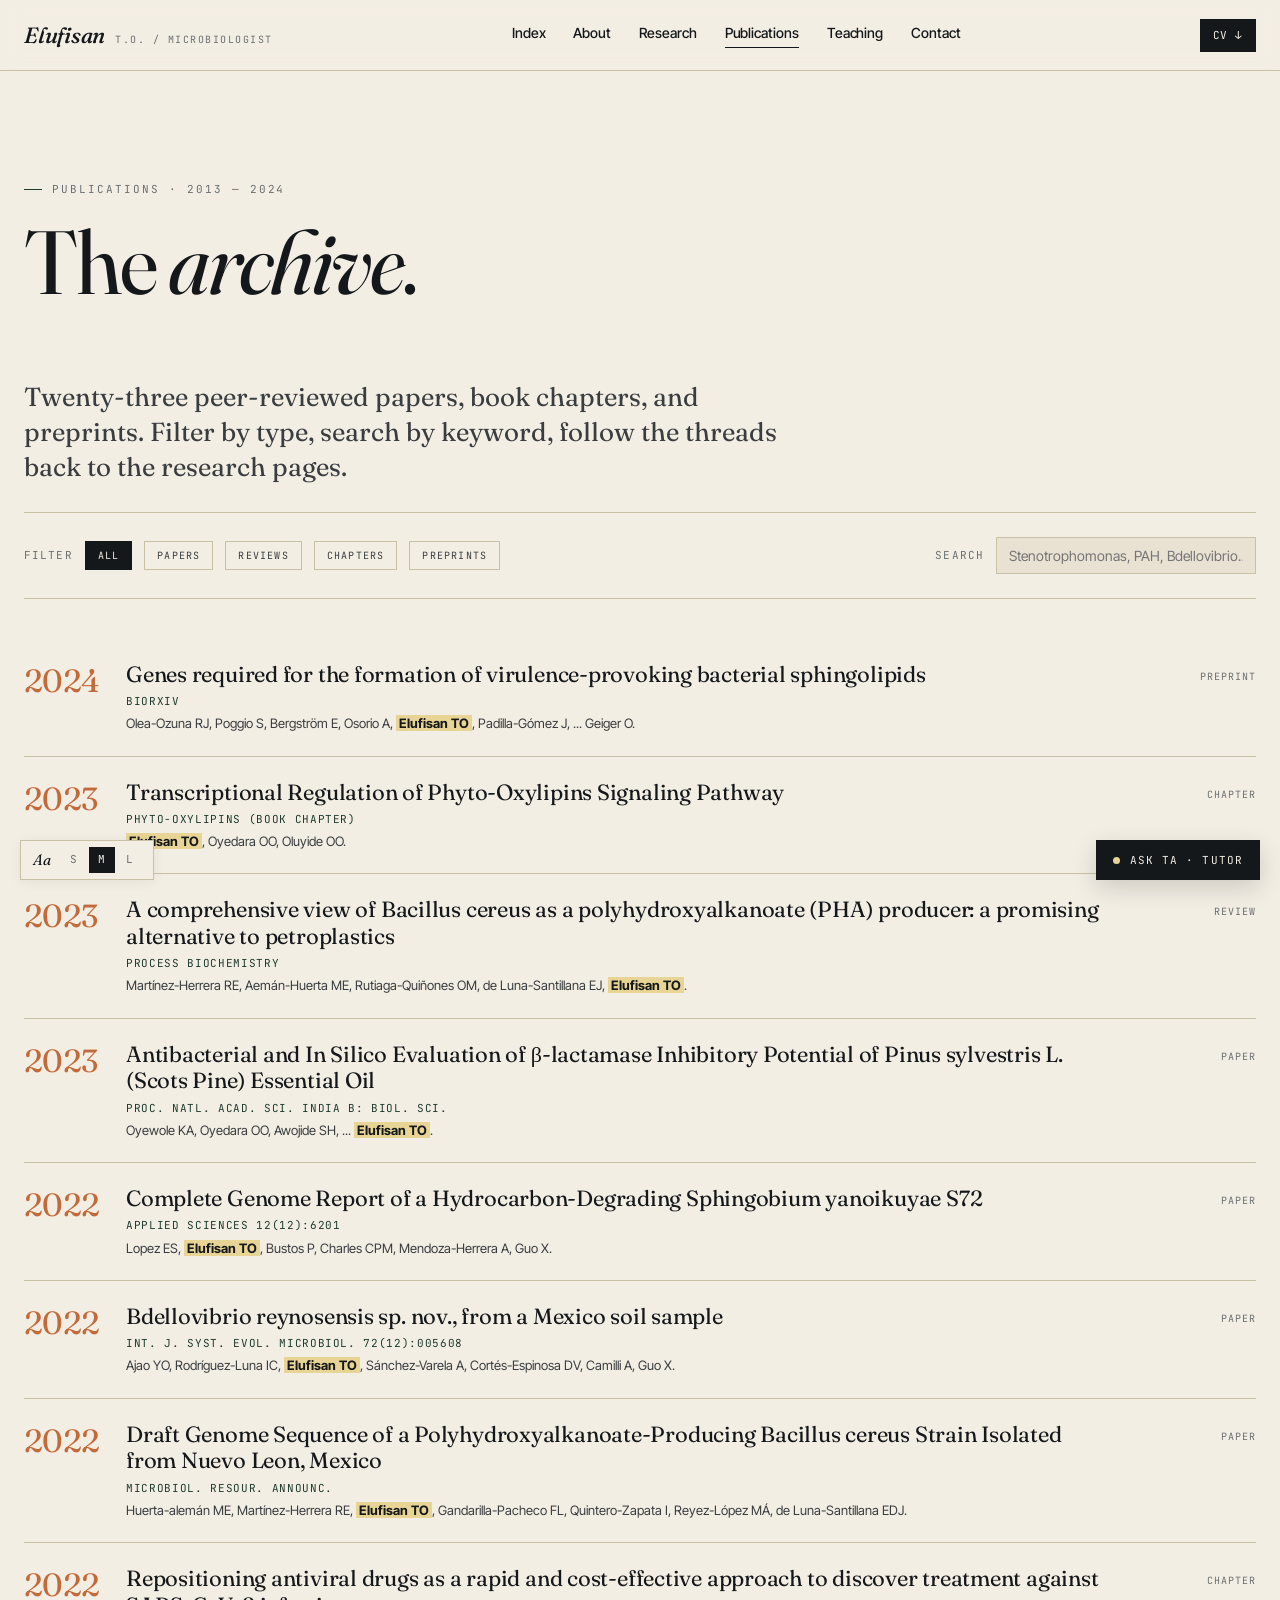
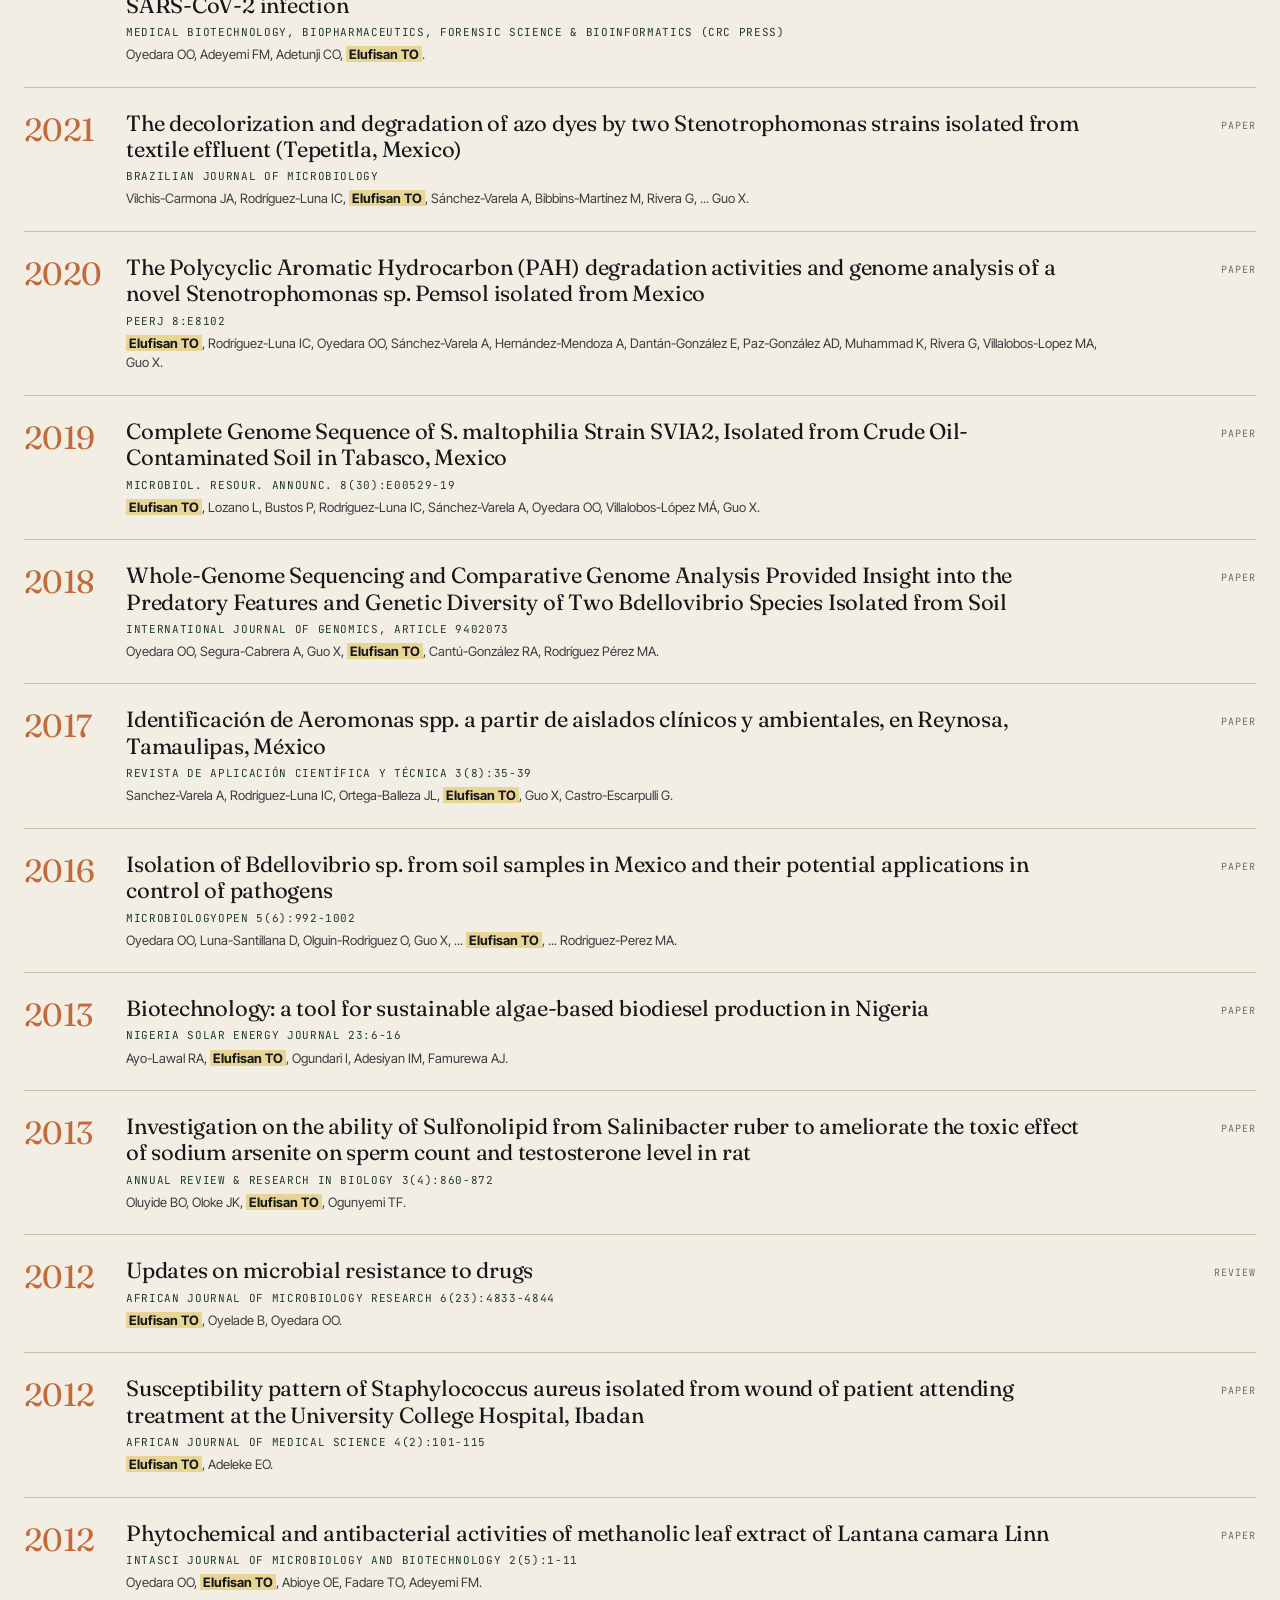
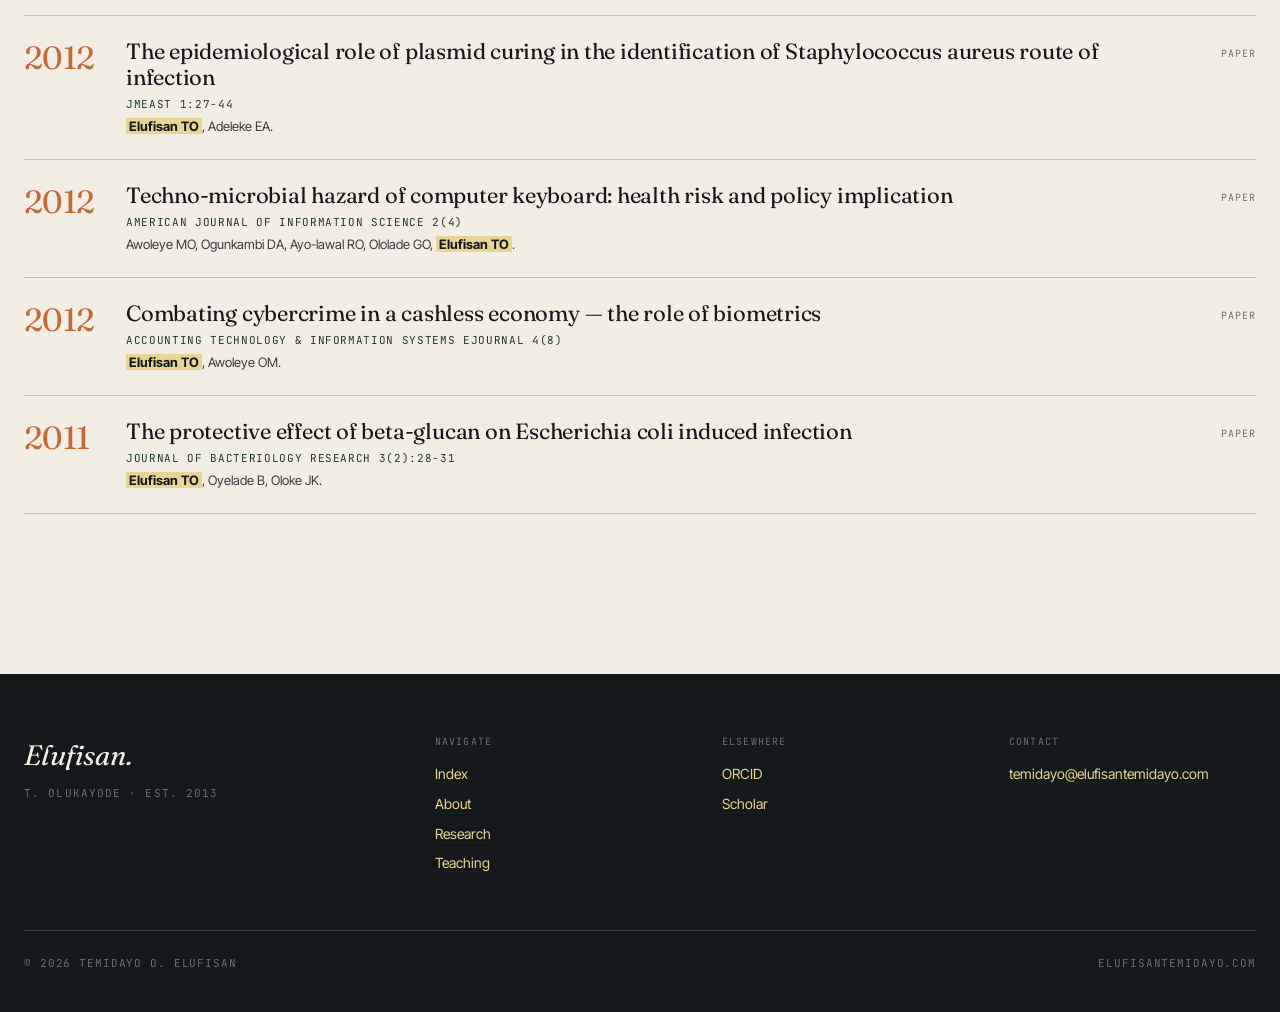
<file: publications.html>
<!DOCTYPE html>
<html lang="en">
<head>
<meta charset="UTF-8"/>
<meta name="viewport" content="width=device-width, initial-scale=1"/>
<title>Publications — Temidayo Elufisan</title>
<link rel="preconnect" href="https://fonts.googleapis.com"/>
<link rel="preconnect" href="https://fonts.gstatic.com" crossorigin/>
<link href="https://fonts.googleapis.com/css2?family=Fraunces:ital,opsz,wght@0,9..144,400;0,9..144,500;0,9..144,600;1,9..144,400;1,9..144,500&family=Inter+Tight:wght@400;500;600&family=JetBrains+Mono:wght@400;500&display=swap" rel="stylesheet"/>
<link rel="stylesheet" href="styles.css?v=1776625758112"/>
</head>
<body>

<header class="nav">
  <div class="container nav-inner">
    <a class="wordmark" href="index.html">Elufisan <small>T.O. / MICROBIOLOGIST</small></a>
    <nav class="nav-links">
      <a href="index.html">Index</a>
      <a href="about.html">About</a>
      <a href="research.html">Research</a>
      <a href="publications.html">Publications</a>
      <a href="teaching.html">Teaching</a>
      <a href="contact.html">Contact</a>
    </nav>
    <a class="nav-cta" href="assets/Elufisan_CV.pdf" download>CV ↓</a>
  </div>
</header>

<section class="section">
  <div class="container">
    <div class="eyebrow">Publications · 2013 — 2024</div>
    <h1 class="display" style="font-size:clamp(48px,7vw,110px);margin-top:20px;">
      The <em>archive</em>.
    </h1>
    <p class="lede" style="margin-top:32px;max-width:46ch;">Twenty-three peer-reviewed papers, book chapters, and preprints. Filter by type, search by keyword, follow the threads back to the research pages.</p>

    <div class="pub-controls">
      <span class="lbl">Filter</span>
      <button class="pub-chip on" data-type="all">All</button>
      <button class="pub-chip" data-type="paper">Papers</button>
      <button class="pub-chip" data-type="review">Reviews</button>
      <button class="pub-chip" data-type="chapter">Chapters</button>
      <button class="pub-chip" data-type="preprint">Preprints</button>
      <span class="lbl" style="margin-left:auto;">Search</span>
      <input id="pubSearch" placeholder="Stenotrophomonas, PAH, Bdellovibrio…"/>
    </div>

    <div id="pubsRoot"></div>
  </div>
</section>

<footer>
  <div class="container">
    <div class="footer-grid">
      <div><div class="foot-title">Elufisan.</div><div class="foot-sub">T. Olukayode · est. 2013</div></div>
      <div><h5>Navigate</h5><ul><li><a href="index.html">Index</a></li><li><a href="about.html">About</a></li><li><a href="research.html">Research</a></li><li><a href="teaching.html">Teaching</a></li></ul></div>
      <div><h5>Elsewhere</h5><ul><li><a href="https://orcid.org/0000-0002-8645-2049">ORCID</a></li><li><a href="https://scholar.google.com/citations?user=Elufisan">Scholar</a></li></ul></div>
      <div><h5>Contact</h5><ul><li><a href="mailto:temidayo@elufisantemidayo.com">temidayo@elufisantemidayo.com</a></li></ul></div>
    </div>
    <div class="bot"><div>© 2026 Temidayo O. Elufisan</div><div>elufisantemidayo.com</div></div>
  </div>
</footer>

<script src="publications.js?v=1776625758112"></script>
<script src="app.js?v=1776625758112"></script>
</body>
</html>
</file>
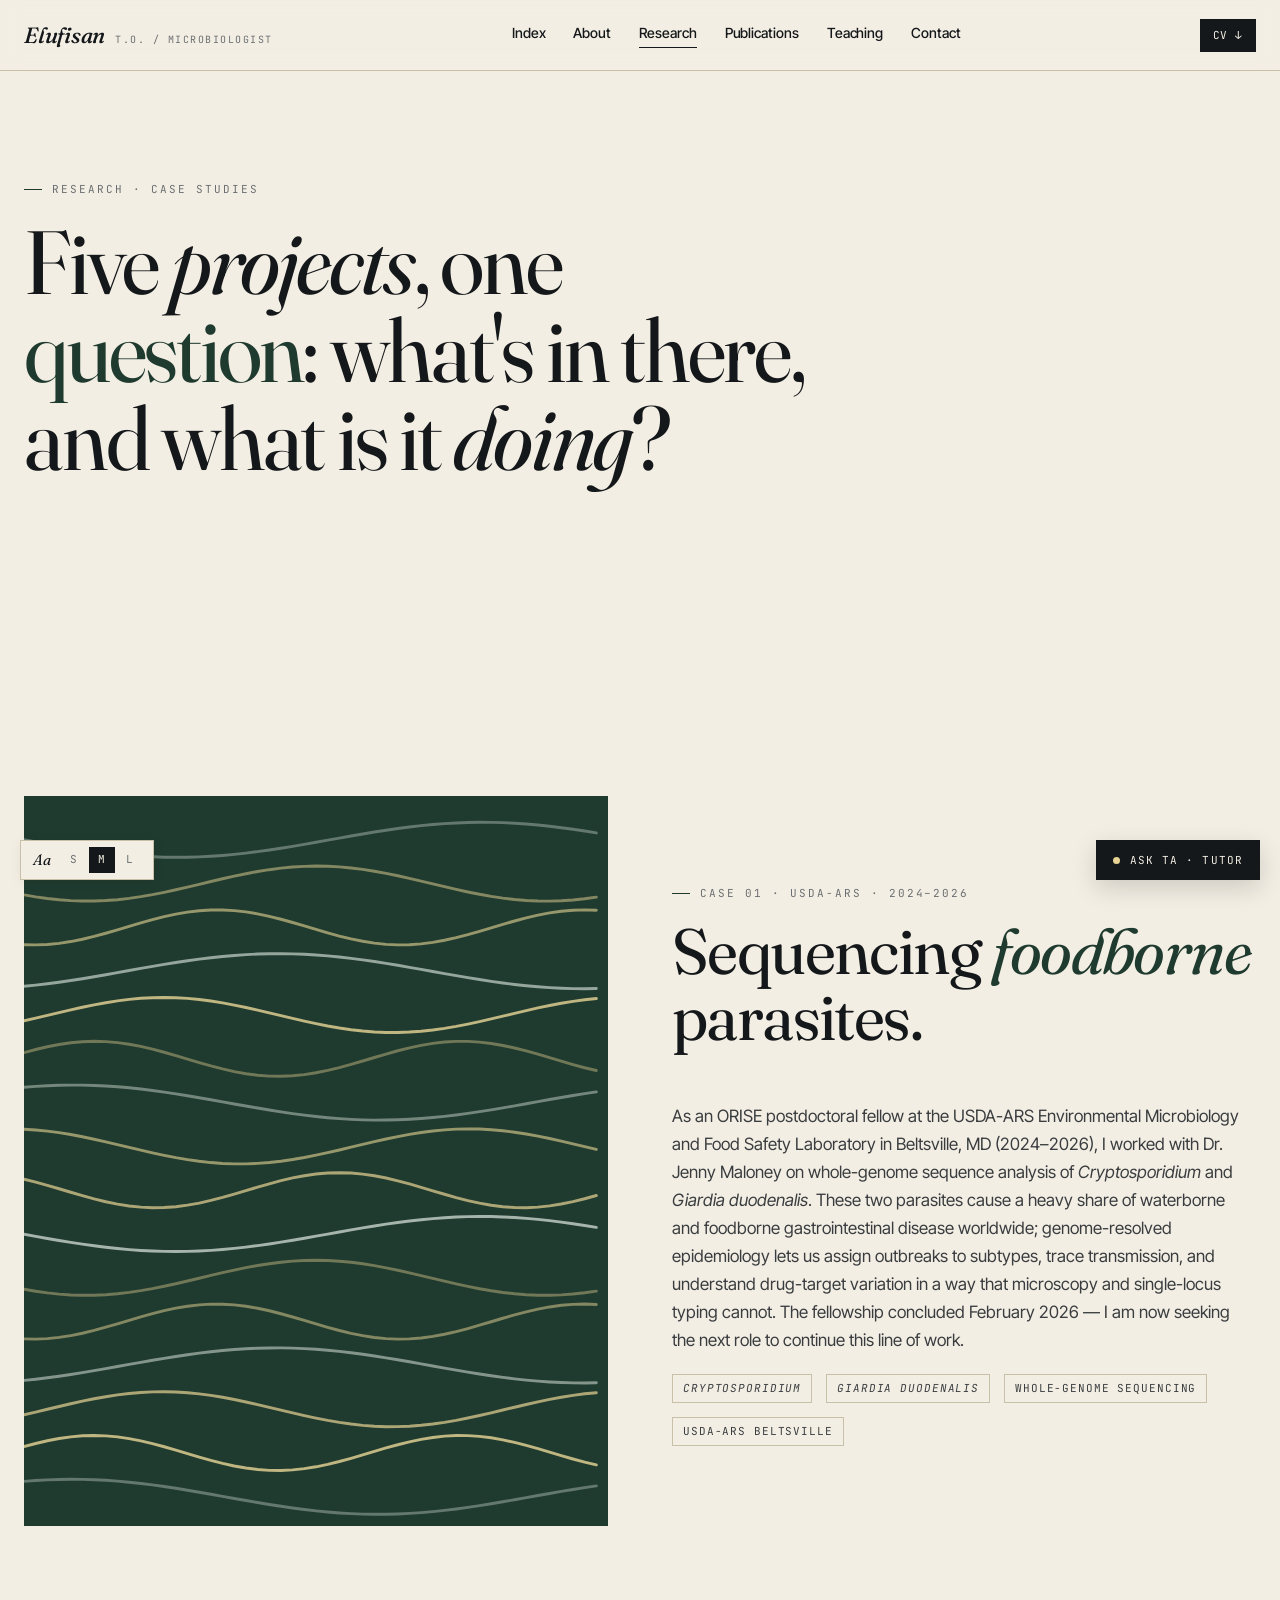
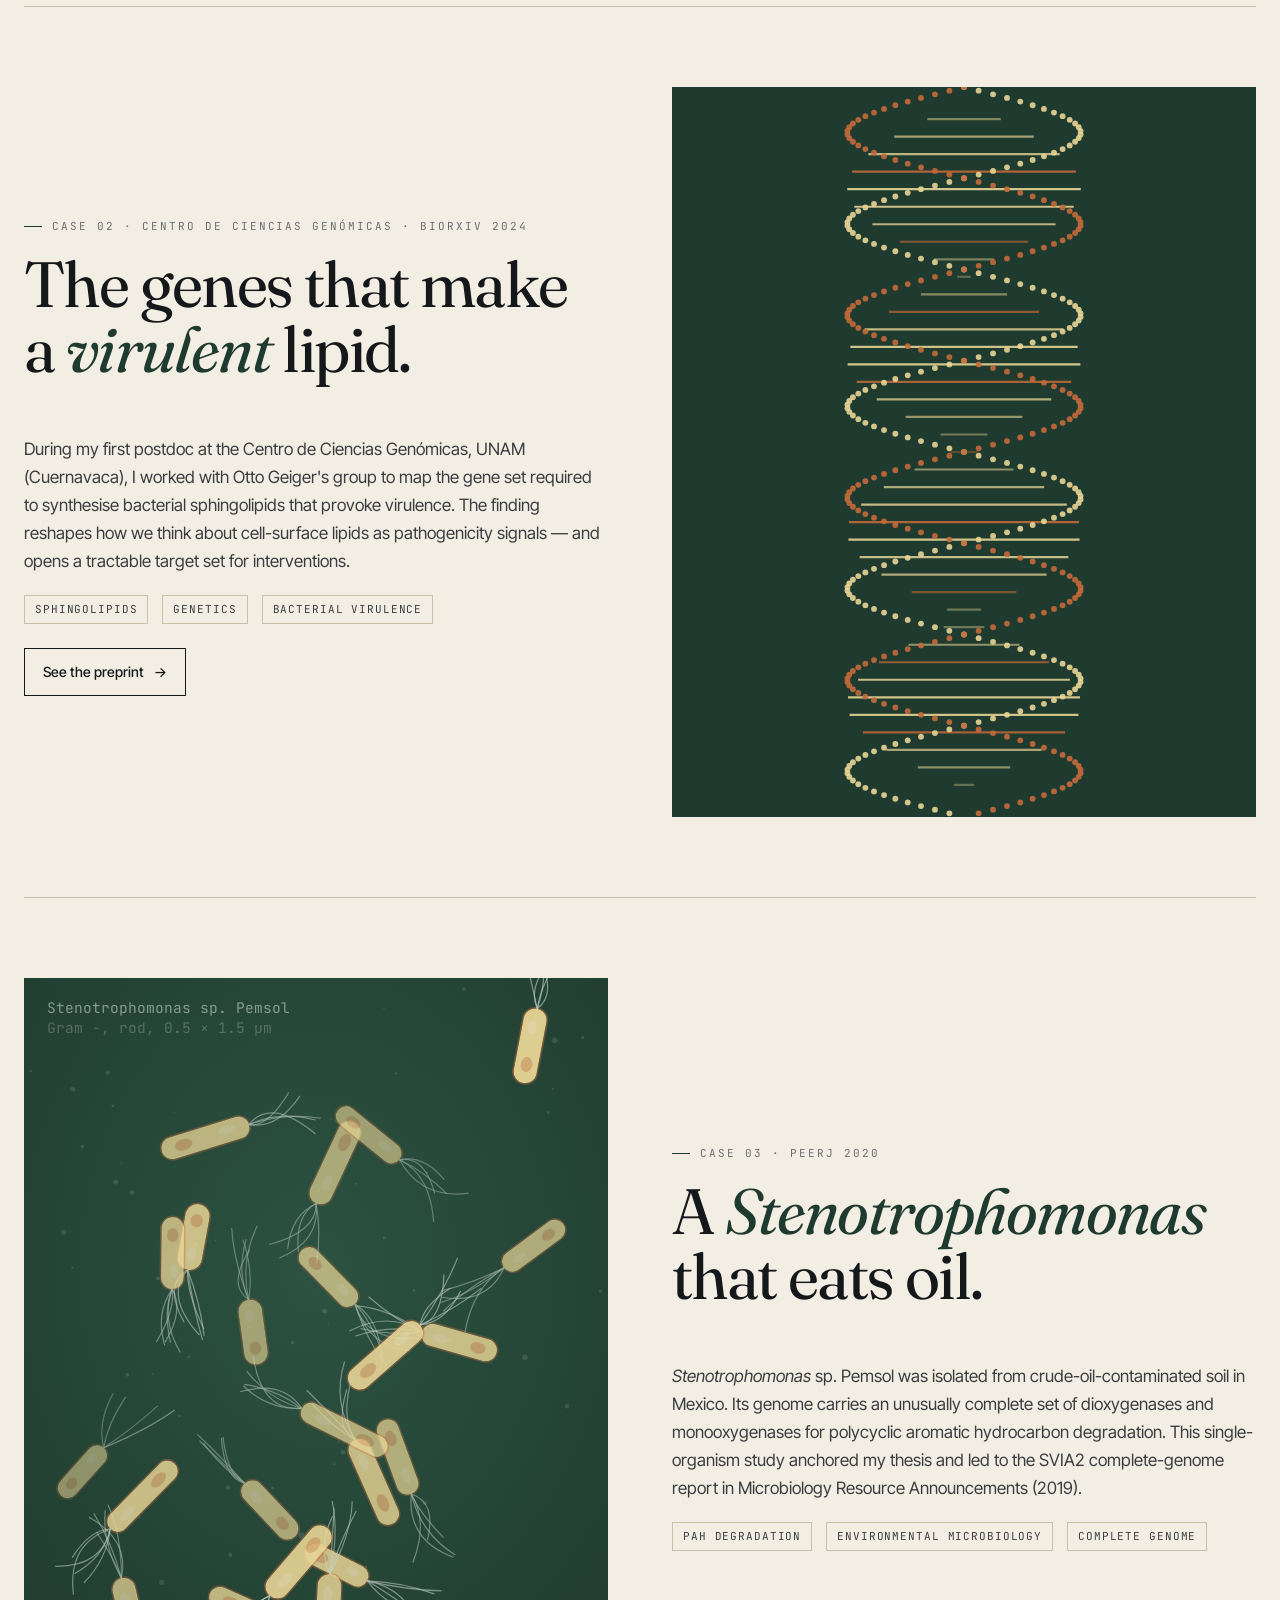
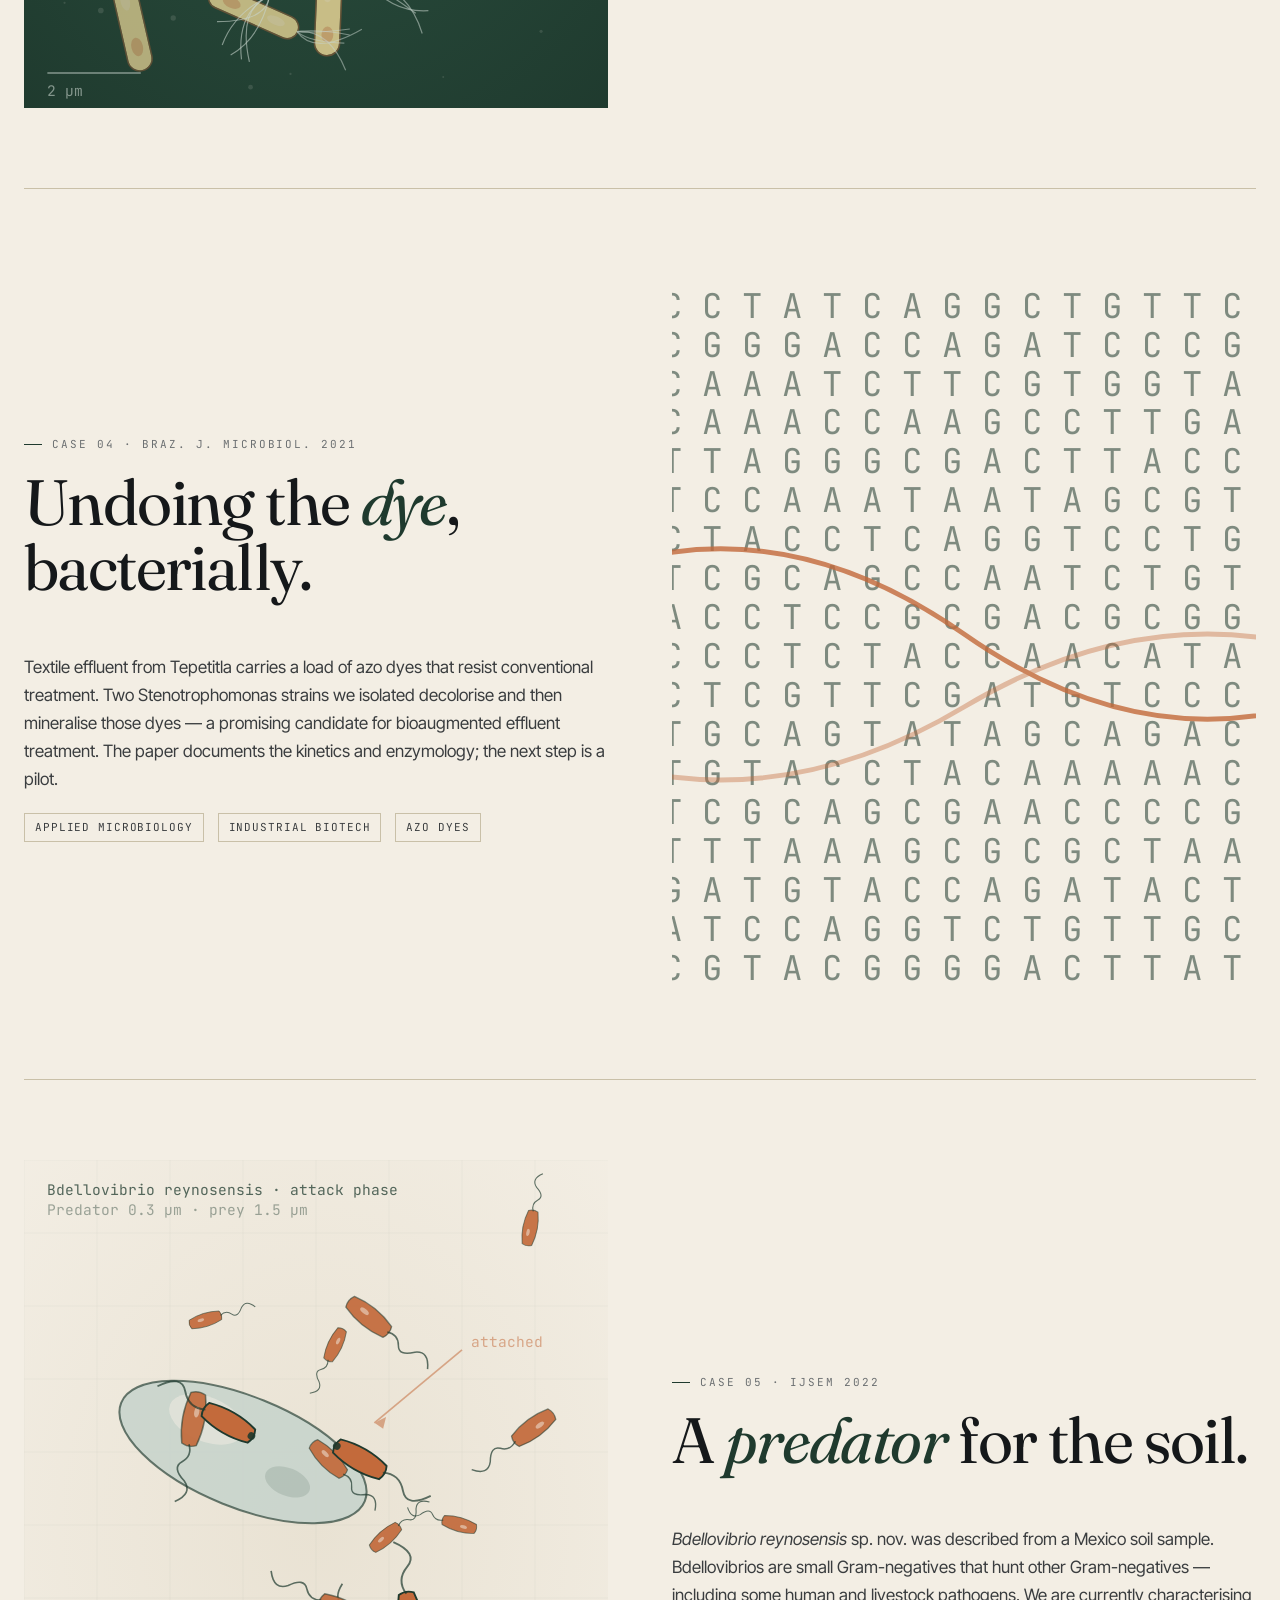
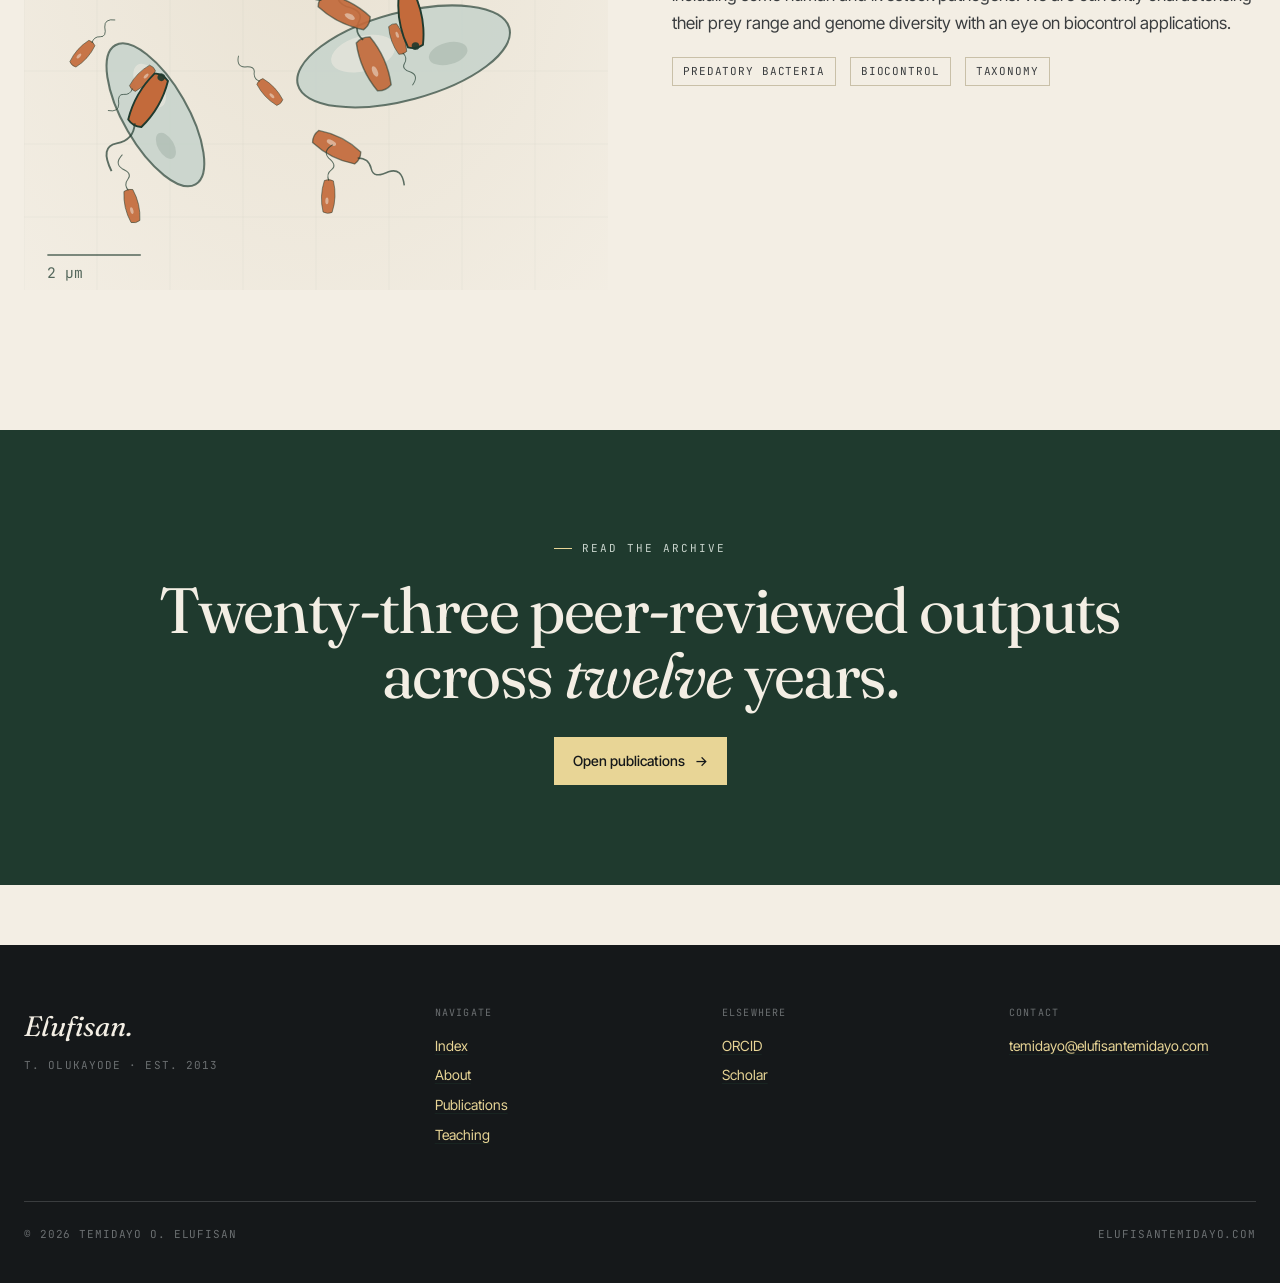
<file: research.html>
<!DOCTYPE html>
<html lang="en">
<head>
<meta charset="UTF-8"/>
<meta name="viewport" content="width=device-width, initial-scale=1"/>
<title>Research — Temidayo Elufisan</title>
<link rel="preconnect" href="https://fonts.googleapis.com"/>
<link rel="preconnect" href="https://fonts.gstatic.com" crossorigin/>
<link href="https://fonts.googleapis.com/css2?family=Fraunces:ital,opsz,wght@0,9..144,400;0,9..144,500;0,9..144,600;1,9..144,400;1,9..144,500&family=Inter+Tight:wght@400;500;600&family=JetBrains+Mono:wght@400;500&display=swap" rel="stylesheet"/>
<link rel="stylesheet" href="styles.css?v=1776625758112"/>
</head>
<body>

<header class="nav">
  <div class="container nav-inner">
    <a class="wordmark" href="index.html">Elufisan <small>T.O. / MICROBIOLOGIST</small></a>
    <nav class="nav-links">
      <a href="index.html">Index</a>
      <a href="about.html">About</a>
      <a href="research.html">Research</a>
      <a href="publications.html">Publications</a>
      <a href="teaching.html">Teaching</a>
      <a href="contact.html">Contact</a>
    </nav>
    <a class="nav-cta" href="assets/Elufisan_CV.pdf" download>CV ↓</a>
  </div>
</header>

<section class="section">
  <div class="container">
    <div class="eyebrow">Research · Case studies</div>
    <h1 class="display" style="font-size:clamp(48px,7vw,110px);margin-top:20px;">
      Five <em>projects</em>, one<br/>
      <span class="accent">question</span>: what's in there,<br/>
      and what is it <em>doing</em>?
    </h1>
  </div>
</section>

<section class="section tight">
  <div class="container">

    <article class="case" id="parasites">
      <div class="art"><div data-art="worms"></div></div>
      <div>
        <div class="eyebrow">Case 01 · USDA-ARS · 2024–2026</div>
        <h2 class="display" style="margin-top:16px;">Sequencing <em>foodborne</em> parasites.</h2>
        <p class="body-prose" style="margin-top:20px;">As an ORISE postdoctoral fellow at the USDA-ARS Environmental Microbiology and Food Safety Laboratory in Beltsville, MD (2024–2026), I worked with Dr. Jenny Maloney on whole-genome sequence analysis of <i>Cryptosporidium</i> and <i>Giardia duodenalis</i>. These two parasites cause a heavy share of waterborne and foodborne gastrointestinal disease worldwide; genome-resolved epidemiology lets us assign outbreaks to subtypes, trace transmission, and understand drug-target variation in a way that microscopy and single-locus typing cannot. The fellowship concluded February 2026 — I am now seeking the next role to continue this line of work.</p>
        <div class="case-meta">
          <span><i>Cryptosporidium</i></span><span><i>Giardia duodenalis</i></span><span>Whole-genome sequencing</span><span>USDA-ARS Beltsville</span>
        </div>
      </div>
    </article>

    <article class="case reverse" id="sphingolipids">
      <div class="art"><div data-art="helix"></div></div>
      <div>
        <div class="eyebrow">Case 02 · Centro de Ciencias Genómicas · bioRxiv 2024</div>
        <h2 class="display" style="margin-top:16px;">The genes that make a <em>virulent</em> lipid.</h2>
        <p class="body-prose" style="margin-top:20px;">During my first postdoc at the Centro de Ciencias Genómicas, UNAM (Cuernavaca), I worked with Otto Geiger's group to map the gene set required to synthesise bacterial sphingolipids that provoke virulence. The finding reshapes how we think about cell-surface lipids as pathogenicity signals — and opens a tractable target set for interventions.</p>
        <div class="case-meta">
          <span>Sphingolipids</span><span>Genetics</span><span>Bacterial virulence</span>
        </div>
        <a class="btn ghost" style="margin-top:24px;" href="publications.html">See the preprint <span class="arrow">→</span></a>
      </div>
    </article>

    <article class="case" id="stenotrophomonas">
      <div class="art"><div data-art="stenotrophomonas"></div></div>
      <div>
        <div class="eyebrow">Case 03 · PeerJ 2020</div>
        <h2 class="display" style="margin-top:16px;">A <em>Stenotrophomonas</em> that eats oil.</h2>
        <p class="body-prose" style="margin-top:20px;"><i>Stenotrophomonas</i> sp. Pemsol was isolated from crude-oil-contaminated soil in Mexico. Its genome carries an unusually complete set of dioxygenases and monooxygenases for polycyclic aromatic hydrocarbon degradation. This single-organism study anchored my thesis and led to the SVIA2 complete-genome report in Microbiology Resource Announcements (2019).</p>
        <div class="case-meta">
          <span>PAH degradation</span><span>Environmental microbiology</span><span>Complete genome</span>
        </div>
      </div>
    </article>

    <article class="case reverse" id="azodyes">
      <div class="art"><div data-art="waves"></div></div>
      <div>
        <div class="eyebrow">Case 04 · Braz. J. Microbiol. 2021</div>
        <h2 class="display" style="margin-top:16px;">Undoing the <em>dye</em>, bacterially.</h2>
        <p class="body-prose" style="margin-top:20px;">Textile effluent from Tepetitla carries a load of azo dyes that resist conventional treatment. Two Stenotrophomonas strains we isolated decolorise and then mineralise those dyes — a promising candidate for bioaugmented effluent treatment. The paper documents the kinetics and enzymology; the next step is a pilot.</p>
        <div class="case-meta">
          <span>Applied microbiology</span><span>Industrial biotech</span><span>Azo dyes</span>
        </div>
      </div>
    </article>

    <article class="case" id="predators">
      <div class="art"><div data-art="bdellovibrio"></div></div>
      <div>
        <div class="eyebrow">Case 05 · IJSEM 2022</div>
        <h2 class="display" style="margin-top:16px;">A <em>predator</em> for the soil.</h2>
        <p class="body-prose" style="margin-top:20px;"><i>Bdellovibrio reynosensis</i> sp. nov. was described from a Mexico soil sample. Bdellovibrios are small Gram-negatives that hunt other Gram-negatives — including some human and livestock pathogens. We are currently characterising their prey range and genome diversity with an eye on biocontrol applications.</p>
        <div class="case-meta">
          <span>Predatory bacteria</span><span>Biocontrol</span><span>Taxonomy</span>
        </div>
      </div>
    </article>

  </div>
</section>

<section class="section forest">
  <div class="container" style="text-align:center;">
    <div class="eyebrow" style="justify-content:center;">Read the archive</div>
    <h2 class="display" style="margin:20px 0 30px;">Twenty-three peer-reviewed outputs<br/>across <em>twelve</em> years.</h2>
    <a class="btn" style="background:var(--butter);color:var(--ink);border-color:var(--butter);" href="publications.html">Open publications <span class="arrow">→</span></a>
  </div>
</section>

<footer>
  <div class="container">
    <div class="footer-grid">
      <div><div class="foot-title">Elufisan.</div><div class="foot-sub">T. Olukayode · est. 2013</div></div>
      <div><h5>Navigate</h5><ul><li><a href="index.html">Index</a></li><li><a href="about.html">About</a></li><li><a href="publications.html">Publications</a></li><li><a href="teaching.html">Teaching</a></li></ul></div>
      <div><h5>Elsewhere</h5><ul><li><a href="https://orcid.org/0000-0002-8645-2049">ORCID</a></li><li><a href="https://scholar.google.com/citations?user=Elufisan">Scholar</a></li></ul></div>
      <div><h5>Contact</h5><ul><li><a href="mailto:temidayo@elufisantemidayo.com">temidayo@elufisantemidayo.com</a></li></ul></div>
    </div>
    <div class="bot"><div>© 2026 Temidayo O. Elufisan</div><div>elufisantemidayo.com</div></div>
  </div>
</footer>

<script src="app.js?v=1776625758112"></script>
<script>
  document.querySelectorAll('[data-art]').forEach(el => {
    const kind = el.dataset.art;
    if (window.ART && window.ART[kind]) el.outerHTML = window.ART[kind]();
  });
</script>
</body>
</html>
</file>
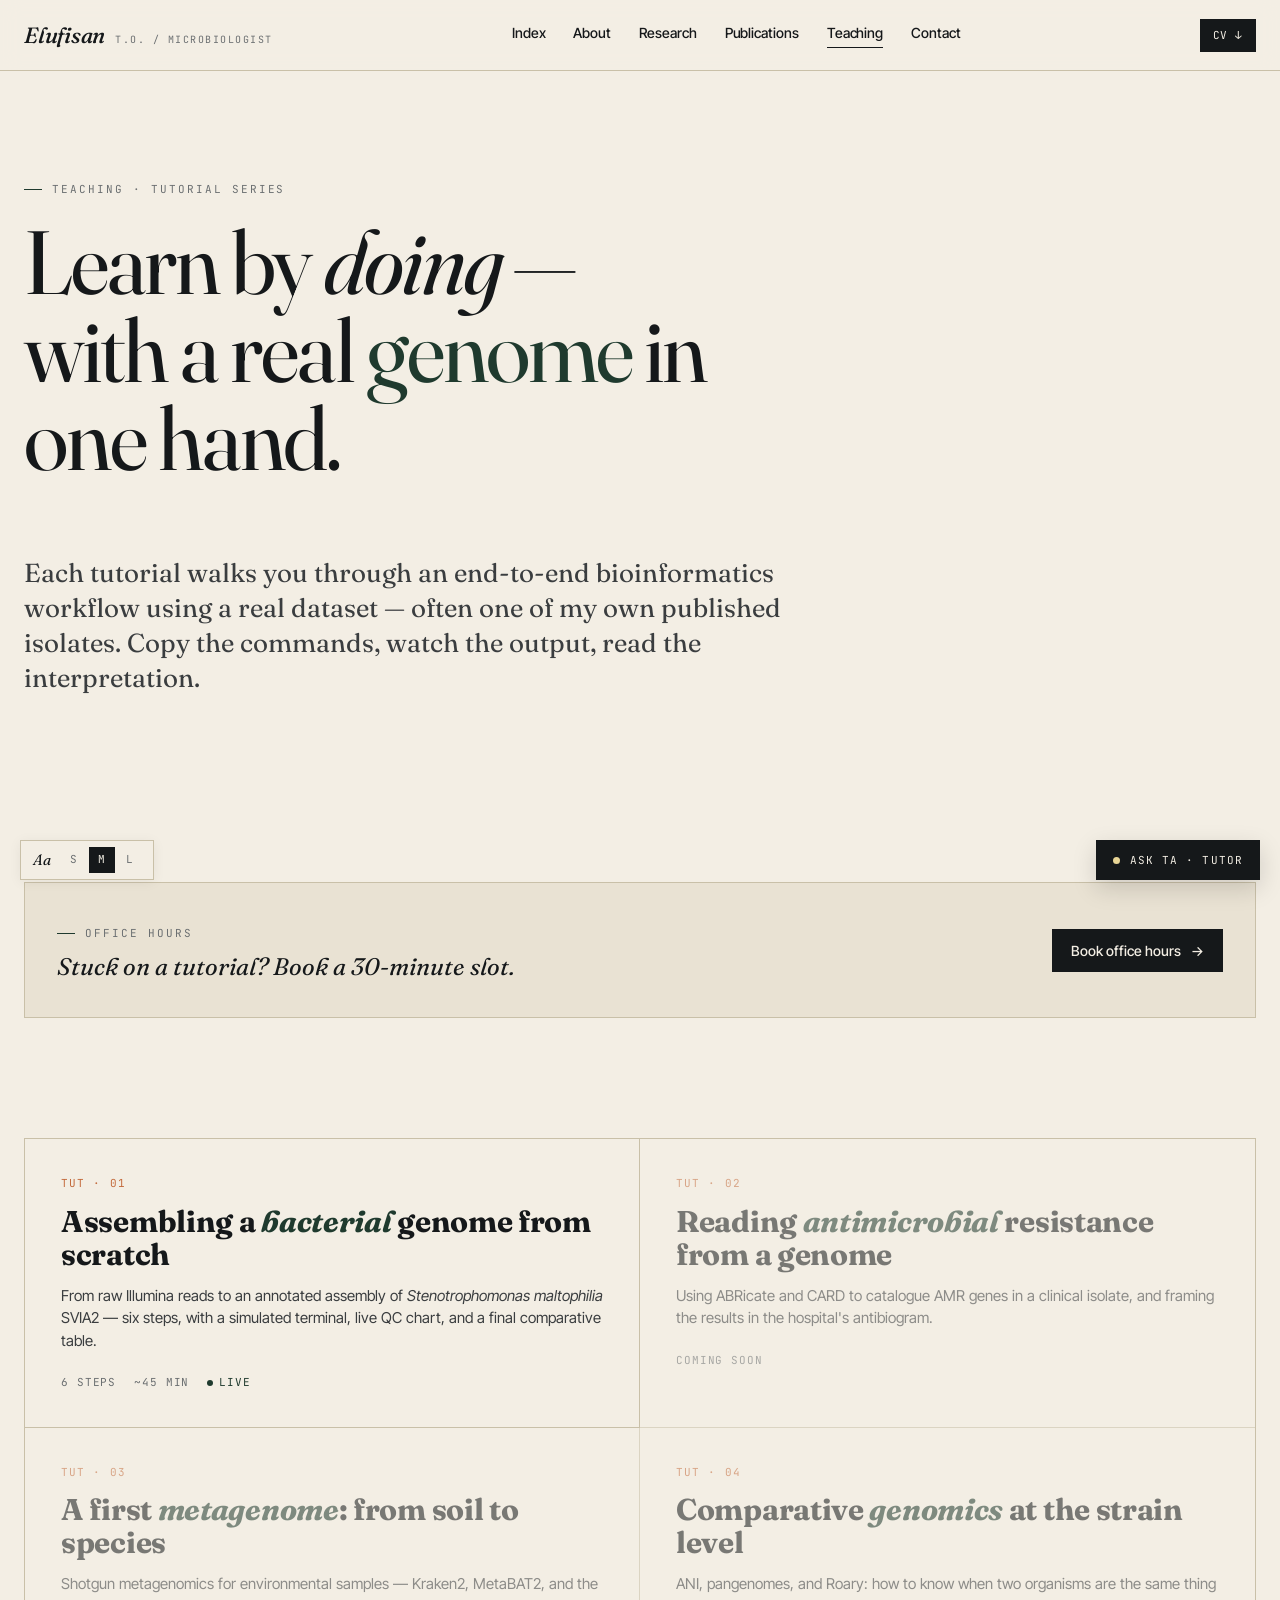
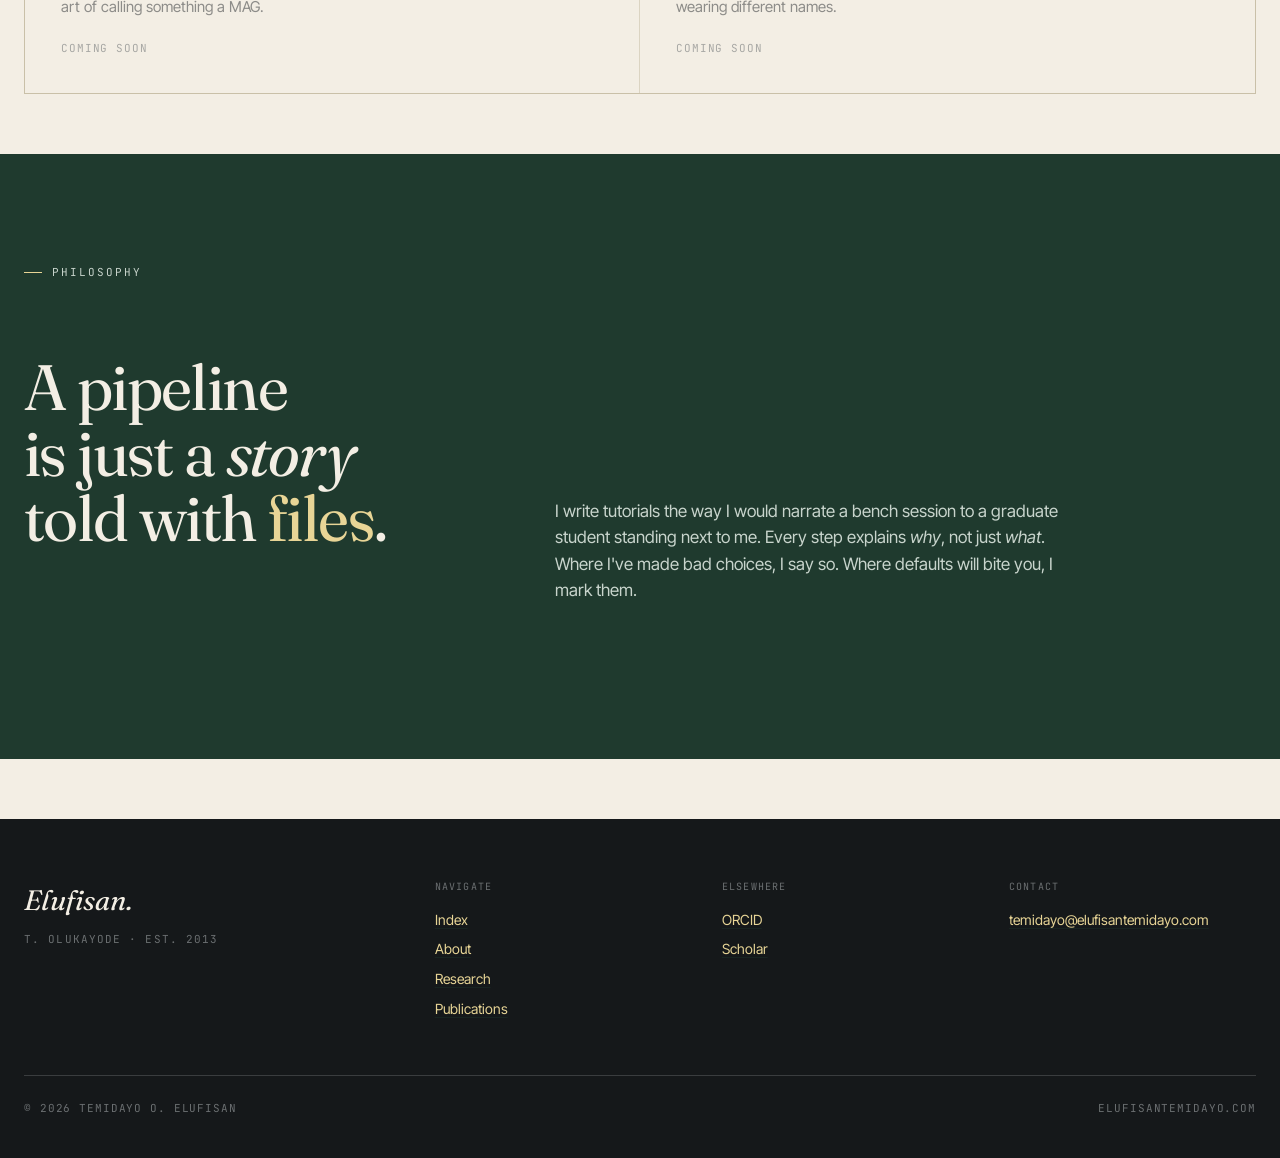
<file: teaching.html>
<!DOCTYPE html>
<html lang="en">
<head>
<meta charset="UTF-8"/>
<meta name="viewport" content="width=device-width, initial-scale=1"/>
<title>Teaching — Temidayo Elufisan</title>
<link rel="preconnect" href="https://fonts.googleapis.com"/>
<link rel="preconnect" href="https://fonts.gstatic.com" crossorigin/>
<link href="https://fonts.googleapis.com/css2?family=Fraunces:ital,opsz,wght@0,9..144,400;0,9..144,500;0,9..144,600;1,9..144,400;1,9..144,500&family=Inter+Tight:wght@400;500;600&family=JetBrains+Mono:wght@400;500&display=swap" rel="stylesheet"/>
<link rel="stylesheet" href="styles.css?v=1776625764458"/>
</head>
<body>

<header class="nav">
  <div class="container nav-inner">
    <a class="wordmark" href="index.html">Elufisan <small>T.O. / MICROBIOLOGIST</small></a>
    <nav class="nav-links">
      <a href="index.html">Index</a>
      <a href="about.html">About</a>
      <a href="research.html">Research</a>
      <a href="publications.html">Publications</a>
      <a href="teaching.html">Teaching</a>
      <a href="contact.html">Contact</a>
    </nav>
    <a class="nav-cta" href="assets/Elufisan_CV.pdf" download>CV ↓</a>
  </div>
</header>

<section class="section">
  <div class="container">
    <div class="eyebrow">Teaching · Tutorial series</div>
    <h1 class="display" style="font-size:clamp(48px,7vw,110px);margin-top:20px;">
      Learn by <em>doing</em> —<br/>
      with a real <span class="accent">genome</span> in<br/>
      one hand.
    </h1>
    <p class="lede" style="margin-top:32px;max-width:50ch;">Each tutorial walks you through an end-to-end bioinformatics workflow using a real dataset — often one of my own published isolates. Copy the commands, watch the output, read the interpretation.</p>
  </div>
</section>

<section class="section tight">
  <div class="container" style="display:flex;gap:20px;align-items:center;justify-content:space-between;flex-wrap:wrap;padding:32px 0;background:var(--bone-2);padding-left:32px;padding-right:32px;border:1px solid var(--rule);">
    <div>
      <div class="eyebrow">Office hours</div>
      <p style="font-family:var(--display);font-style:italic;font-size:24px;margin:6px 0 0;">Stuck on a tutorial? Book a 30-minute slot.</p>
    </div>
    <button class="btn" data-cal-link="elufisan-temidayo-rwqcmo/30min" data-cal-config='{"theme":"light"}'>Book office hours <span class="arrow">→</span></button>
  </div>
</section>

<section class="section tight">
  <div class="container">
    <div class="tut-grid">
      <a class="tut-card" href="tutorial.html">
        <div class="tid">TUT · 01</div>
        <h3>Assembling a <em>bacterial</em> genome from scratch</h3>
        <p>From raw Illumina reads to an annotated assembly of <i>Stenotrophomonas maltophilia</i> SVIA2 — six steps, with a simulated terminal, live QC chart, and a final comparative table.</p>
        <div class="tmeta">
          <span>6 steps</span><span>~45 min</span><span class="live">Live</span>
        </div>
      </a>
      <div class="tut-card soon">
        <div class="tid">TUT · 02</div>
        <h3>Reading <em>antimicrobial</em> resistance from a genome</h3>
        <p>Using ABRicate and CARD to catalogue AMR genes in a clinical isolate, and framing the results in the hospital's antibiogram.</p>
        <div class="tmeta"><span>Coming soon</span></div>
      </div>
      <div class="tut-card soon">
        <div class="tid">TUT · 03</div>
        <h3>A first <em>metagenome</em>: from soil to species</h3>
        <p>Shotgun metagenomics for environmental samples — Kraken2, MetaBAT2, and the art of calling something a MAG.</p>
        <div class="tmeta"><span>Coming soon</span></div>
      </div>
      <div class="tut-card soon">
        <div class="tid">TUT · 04</div>
        <h3>Comparative <em>genomics</em> at the strain level</h3>
        <p>ANI, pangenomes, and Roary: how to know when two organisms are the same thing wearing different names.</p>
        <div class="tmeta"><span>Coming soon</span></div>
      </div>
    </div>
  </div>
</section>

<section class="section forest">
  <div class="container">
    <div class="section-head">
      <div class="kicker-col">
        <div class="eyebrow">Philosophy</div>
        <h2 class="display">A pipeline<br/>is just a <em>story</em><br/>told with <span class="accent" style="color:var(--butter);">files</span>.</h2>
      </div>
      <p>I write tutorials the way I would narrate a bench session to a graduate student standing next to me. Every step explains <i>why</i>, not just <i>what</i>. Where I've made bad choices, I say so. Where defaults will bite you, I mark them.</p>
    </div>
  </div>
</section>

<footer>
  <div class="container">
    <div class="footer-grid">
      <div><div class="foot-title">Elufisan.</div><div class="foot-sub">T. Olukayode · est. 2013</div></div>
      <div><h5>Navigate</h5><ul><li><a href="index.html">Index</a></li><li><a href="about.html">About</a></li><li><a href="research.html">Research</a></li><li><a href="publications.html">Publications</a></li></ul></div>
      <div><h5>Elsewhere</h5><ul><li><a href="https://orcid.org/0000-0002-8645-2049">ORCID</a></li><li><a href="https://scholar.google.com/citations?user=Elufisan">Scholar</a></li></ul></div>
      <div><h5>Contact</h5><ul><li><a href="mailto:temidayo@elufisantemidayo.com">temidayo@elufisantemidayo.com</a></li></ul></div>
    </div>
    <div class="bot"><div>© 2026 Temidayo O. Elufisan</div><div>elufisantemidayo.com</div></div>
  </div>
</footer>

<script src="app.js?v=1776625764458"></script>
<script>
  (function (C, A, L) { let p = function (a, ar) { a.q.push(ar); }; let d = C.document; C.Cal = C.Cal || function () { let cal = C.Cal; let ar = arguments; if (!cal.loaded) { cal.ns = {}; cal.q = cal.q || []; d.head.appendChild(d.createElement("script")).src = A; cal.loaded = true; } if (ar[0] === L) { const api = function () { p(api, arguments); }; const namespace = ar[1]; api.q = api.q || []; if(typeof namespace === "string"){cal.ns[namespace] = cal.ns[namespace] || api;p(cal.ns[namespace], ar);p(cal, ["initNamespace", namespace]);} else p(cal, ar); return;} p(cal, ar); }; })(window, "https://app.cal.com/embed/embed.js", "init");
  Cal("init", {origin: "https://cal.com"});
  Cal("ui", {styles: {branding: {brandColor: "#1f3a2e"}}, hideEventTypeDetails: false});
</script>
</body>
</html>
</file>
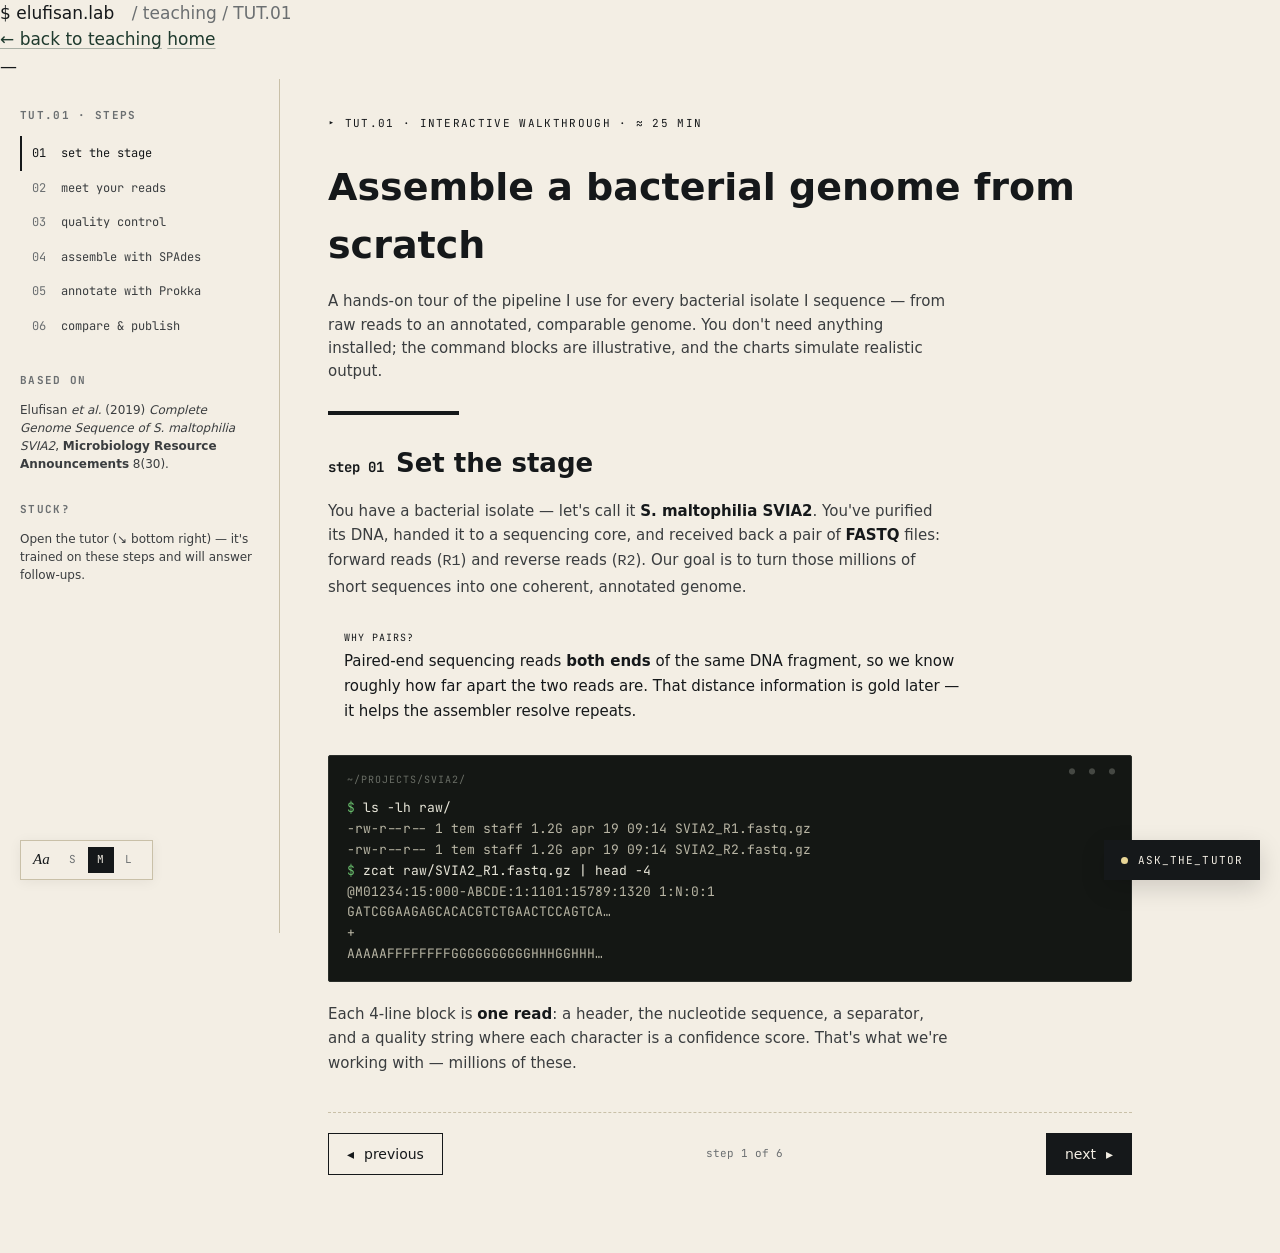
<file: tutorial.html>
<!doctype html>
<html lang="en">
<head>
<meta charset="utf-8" />
<meta name="viewport" content="width=device-width,initial-scale=1" />
<title>TUT.01 · Assemble a bacterial genome — elufisan.lab</title>
<link rel="preconnect" href="https://fonts.googleapis.com">
<link rel="preconnect" href="https://fonts.gstatic.com" crossorigin>
<link href="https://fonts.googleapis.com/css2?family=IBM+Plex+Sans:wght@400;500;600&family=IBM+Plex+Serif:wght@400;500&family=JetBrains+Mono:wght@400;500;600&display=swap" rel="stylesheet">
<link rel="stylesheet" href="styles.css">
<style>
  .tut-wrap { display: grid; grid-template-columns: 280px 1fr; gap: 0; min-height: calc(100vh - 46px); }
  @media (max-width: 900px) { .tut-wrap { grid-template-columns: 1fr; } }
  .tut-side {
    border-right: 1px solid var(--rule); padding: 28px 20px;
    font-family: var(--mono); font-size: 12px;
    background: var(--paper-2);
    position: sticky; top: 46px; height: calc(100vh - 46px); overflow-y: auto;
  }
  @media (max-width: 900px) { .tut-side { position: static; height: auto; border-right: none; border-bottom: 1px solid var(--rule); } }
  .tut-side h3 { font-family: var(--mono); font-size: 11px; letter-spacing: 0.12em; text-transform: uppercase; color: var(--ink-3); margin: 0 0 12px; }
  .tut-side .step-link {
    display: block; padding: 8px 10px; border-left: 2px solid transparent;
    color: var(--ink-2); cursor: pointer; border-bottom: none;
  }
  .tut-side .step-link:hover { background: var(--paper); }
  .tut-side .step-link.on { border-left-color: var(--agar); background: var(--paper); color: var(--ink); }
  .tut-side .step-link .n { color: var(--ink-3); margin-right: 8px; }
  .tut-side .step-link.on .n { color: var(--agar); }
  .tut-side .step-link.done .n::after { content: " ✓"; color: var(--agar); }

  .tut-main { padding: 36px 48px 80px; max-width: 900px; }
  @media (max-width: 900px) { .tut-main { padding: 28px 20px 60px; } }
  .tut-head {
    font-family: var(--mono); font-size: 11px; letter-spacing: 0.12em; text-transform: uppercase;
    color: var(--agar-dark); margin-bottom: 8px;
  }
  .tut-main h1 { font-size: 38px; margin-bottom: 6px; }
  .tut-sub { color: var(--ink-2); font-size: 15px; margin-bottom: 28px; max-width: 65ch; }

  .progress-bar {
    display: flex; gap: 4px; margin-bottom: 28px;
  }
  .progress-bar .seg {
    flex: 1; height: 4px; background: var(--rule-soft);
  }
  .progress-bar .seg.on { background: var(--agar); }
  .progress-bar .seg.current { background: var(--ink); }

  .step-panel { display: none; }
  .step-panel.active { display: block; }

  .step-panel h2 {
    font-size: 26px; margin-bottom: 6px;
    display: flex; align-items: baseline; gap: 12px;
  }
  .step-panel h2 .idx { font-family: var(--mono); font-size: 14px; color: var(--agar-dark); }
  .step-panel p { font-size: 15px; color: var(--ink-2); line-height: 1.65; max-width: 65ch; }
  .step-panel p b { color: var(--ink); }
  .step-panel ul { color: var(--ink-2); padding-left: 22px; }
  .step-panel ul li { margin-bottom: 6px; }

  .terminal {
    background: #141714;
    border: 1px solid #2a2e2a;
    color: #e8e6d9;
    font-family: var(--mono); font-size: 13px; line-height: 1.6;
    padding: 16px 18px;
    margin: 20px 0;
    overflow-x: auto;
    border-radius: 2px;
    position: relative;
  }
  .terminal::before {
    content: "● ● ●";
    position: absolute; top: 8px; right: 12px;
    color: #454843; font-size: 10px; letter-spacing: 4px;
  }
  .terminal .label {
    font-size: 10px; color: #6a6e66;
    letter-spacing: 0.1em; text-transform: uppercase;
    margin-bottom: 10px;
  }
  .terminal .prompt { color: oklch(0.72 0.14 145); }
  .terminal .flag { color: oklch(0.72 0.14 75); }
  .terminal .comment { color: #6a6e66; font-style: italic; }
  .terminal .out { color: #b8b5a4; }
  .terminal .ok { color: oklch(0.72 0.14 145); }
  .terminal .warn { color: oklch(0.72 0.14 75); }
  .terminal .err { color: oklch(0.7 0.18 25); }

  .callout {
    border-left: 3px solid var(--dna);
    background: var(--dna-soft);
    padding: 12px 16px;
    margin: 18px 0;
    font-size: 14px;
  }
  .callout .tag { font-family: var(--mono); font-size: 10px; letter-spacing: 0.1em; color: var(--dna); text-transform: uppercase; margin-bottom: 4px; }
  .callout p { margin: 0; color: var(--ink); }

  .step-nav {
    display: flex; justify-content: space-between; align-items: center;
    margin-top: 36px; padding-top: 20px; border-top: 1px dashed var(--rule);
  }

  /* Run button */
  .runbox {
    margin: 20px 0; border: 1px solid var(--rule);
    background: var(--paper-2);
  }
  .runbox-head {
    display: flex; justify-content: space-between; align-items: center;
    padding: 8px 12px; border-bottom: 1px solid var(--rule);
    font-family: var(--mono); font-size: 11px; letter-spacing: 0.08em; text-transform: uppercase;
    color: var(--ink-3);
  }
  .runbox-head .runbtn {
    font-family: var(--mono); font-size: 11px;
    padding: 4px 10px; cursor: pointer;
    background: var(--ink); color: var(--paper); border: none;
  }
  .runbox-head .runbtn:hover { background: var(--agar-dark); }
  .runbox .sim-out {
    padding: 14px 18px; font-family: var(--mono); font-size: 12px;
    color: var(--ink); min-height: 80px; white-space: pre-wrap;
    background: #141714; color: #e8e6d9;
  }
  .runbox .sim-out .ok { color: oklch(0.72 0.14 145); }
  .runbox .sim-out .meta { color: #6a6e66; }
  .runbox .sim-out .warn { color: oklch(0.72 0.14 75); }

  /* Step 3: QC chart */
  .qc-chart { display: flex; align-items: flex-end; gap: 2px; height: 140px; margin: 16px 0 10px; }
  .qc-chart .bar {
    flex: 1; background: var(--agar); position: relative;
    transition: height 0.4s ease;
  }
  .qc-chart .bar[data-q="low"]  { background: oklch(0.68 0.18 25); }
  .qc-chart .bar[data-q="mid"]  { background: oklch(0.72 0.14 75); }
  .qc-chart .bar[data-q="high"] { background: oklch(0.58 0.13 145); }
  .qc-axis { display: flex; justify-content: space-between; font-family: var(--mono); font-size: 10px; color: var(--ink-3); }

  /* Step 4: contigs viz */
  .contigs { display: flex; flex-direction: column; gap: 3px; margin: 16px 0; }
  .contig {
    display: flex; align-items: center; gap: 8px;
    font-family: var(--mono); font-size: 11px; color: var(--ink-3);
  }
  .contig .bar { height: 10px; background: var(--agar); }
  .contig .len { min-width: 70px; text-align: right; color: var(--ink); }

  /* Step 5: annotation pills */
  .annot-wrap {
    display: grid; grid-template-columns: repeat(auto-fill, minmax(150px, 1fr));
    gap: 6px; margin: 16px 0;
  }
  .annot {
    font-family: var(--mono); font-size: 11px;
    padding: 6px 8px; background: var(--paper-2);
    border: 1px solid var(--rule); color: var(--ink-2);
  }
  .annot b { color: var(--agar-dark); }
  .annot.r { border-left: 3px solid var(--plasma); }
  .annot.m { border-left: 3px solid var(--dna); }
  .annot.t { border-left: 3px solid var(--agar); }

  /* Step 6: compare */
  .compare {
    display: grid; grid-template-columns: 100px repeat(3, 1fr);
    gap: 1px;
    background: var(--rule);
    border: 1px solid var(--rule);
    font-family: var(--mono); font-size: 12px;
  }
  .compare > div { padding: 8px 10px; background: var(--paper); }
  .compare .hdr { background: var(--paper-2); color: var(--ink-3); font-size: 10px; letter-spacing: 0.1em; text-transform: uppercase; }
  .compare .lbl { background: var(--paper-2); color: var(--ink); }

  .done-badge {
    display: inline-block; padding: 5px 12px;
    font-family: var(--mono); font-size: 11px; letter-spacing: 0.1em;
    background: var(--agar-soft); color: var(--agar-dark);
    border: 1px solid var(--agar);
    margin-top: 16px;
  }
</style>
</head>
<body>

<div class="topbar">
  <div class="brand">
    <span class="prompt">$</span>
    <span class="name">elufisan.lab</span><span class="cursor"></span>
    <span style="color:var(--ink-3);margin-left:12px">/ teaching / TUT.01</span>
  </div>
  <nav>
    <a href="index.html#teaching">← back to teaching</a>
    <a href="index.html">home</a>
  </nav>
  <div class="meta">
    <span class="status-dot"></span>
    <span id="clock">—</span>
  </div>
</div>

<div class="tut-wrap">
  <aside class="tut-side">
    <h3>TUT.01 · steps</h3>
    <div class="step-link" data-step="1"><span class="n">01</span> set the stage</div>
    <div class="step-link" data-step="2"><span class="n">02</span> meet your reads</div>
    <div class="step-link" data-step="3"><span class="n">03</span> quality control</div>
    <div class="step-link" data-step="4"><span class="n">04</span> assemble with SPAdes</div>
    <div class="step-link" data-step="5"><span class="n">05</span> annotate with Prokka</div>
    <div class="step-link" data-step="6"><span class="n">06</span> compare &amp; publish</div>

    <h3 style="margin-top:28px">based on</h3>
    <p style="font-family:var(--sans);font-size:12px;color:var(--ink-2);line-height:1.5">
      Elufisan <i>et al.</i> (2019) <i>Complete Genome Sequence of S. maltophilia SVIA2</i>, <b>Microbiology Resource Announcements</b> 8(30).
    </p>

    <h3 style="margin-top:28px">stuck?</h3>
    <p style="font-family:var(--sans);font-size:12px;color:var(--ink-2);line-height:1.5">
      Open the tutor (↘ bottom right) — it's trained on these steps and will answer follow-ups.
    </p>
  </aside>

  <main class="tut-main">
    <div class="tut-head">▸ TUT.01 · interactive walkthrough · ≈ 25 min</div>
    <h1>Assemble a bacterial genome from scratch</h1>
    <p class="tut-sub">A hands-on tour of the pipeline I use for every bacterial isolate I sequence — from raw reads to an annotated, comparable genome. You don't need anything installed; the command blocks are illustrative, and the charts simulate realistic output.</p>

    <div class="progress-bar" id="progress"></div>

    <!-- STEP 1 -->
    <div class="step-panel" data-step="1">
      <h2><span class="idx">step 01</span> Set the stage</h2>
      <p>You have a bacterial isolate — let's call it <b>S. maltophilia SVIA2</b>. You've purified its DNA, handed it to a sequencing core, and received back a pair of <b>FASTQ</b> files: forward reads (<code>R1</code>) and reverse reads (<code>R2</code>). Our goal is to turn those millions of short sequences into one coherent, annotated genome.</p>

      <div class="callout">
        <div class="tag">why pairs?</div>
        <p>Paired-end sequencing reads <b>both ends</b> of the same DNA fragment, so we know roughly how far apart the two reads are. That distance information is gold later — it helps the assembler resolve repeats.</p>
      </div>

      <div class="terminal">
        <div class="label">~/projects/svia2/</div>
        <span class="prompt">$</span> ls -lh raw/<br>
        <span class="out">-rw-r--r--  1 tem  staff  1.2G  apr 19 09:14  SVIA2_R1.fastq.gz</span><br>
        <span class="out">-rw-r--r--  1 tem  staff  1.2G  apr 19 09:14  SVIA2_R2.fastq.gz</span><br>
        <span class="prompt">$</span> zcat raw/SVIA2_R1.fastq.gz | head -4<br>
        <span class="out">@M01234:15:000-ABCDE:1:1101:15789:1320 1:N:0:1</span><br>
        <span class="out">GATCGGAAGAGCACACGTCTGAACTCCAGTCA…</span><br>
        <span class="out">+</span><br>
        <span class="out">AAAAAFFFFFFFFGGGGGGGGGGHHHGGHHH…</span>
      </div>

      <p>Each 4-line block is <b>one read</b>: a header, the nucleotide sequence, a separator, and a quality string where each character is a confidence score. That's what we're working with — millions of these.</p>
    </div>

    <!-- STEP 2 -->
    <div class="step-panel" data-step="2">
      <h2><span class="idx">step 02</span> Meet your reads</h2>
      <p>Before doing anything clever, always count. How many reads? How long are they? What's the expected coverage?</p>

      <div class="runbox">
        <div class="runbox-head"><span>&gt; simulate: inspect reads</span><button class="runbtn" onclick="runStep2(this)">run</button></div>
        <div class="sim-out" id="s2out">waiting…</div>
      </div>

      <p>Coverage is the number of times, on average, each base in the genome is sequenced. For bacterial isolates we aim for <b>~80–100×</b> with short reads — enough that errors in individual reads get voted out by consensus, but not so much that the assembler chokes on redundancy.</p>

      <ul>
        <li>Reads × length ÷ genome size ≈ coverage</li>
        <li>8 M reads × 151 bp ÷ 4.8 Mb ≈ <b>251×</b> — plenty for S. maltophilia.</li>
      </ul>
    </div>

    <!-- STEP 3 -->
    <div class="step-panel" data-step="3">
      <h2><span class="idx">step 03</span> Quality control (FastQC &amp; trimming)</h2>
      <p>Sequencers are wonderfully reliable at the <b>start</b> of a read and degrade toward the end. Plot per-base quality and you'll see it — a high plateau that slumps at the 3' end. Here's the typical shape, simulated:</p>

      <div class="qc-chart" id="qc"></div>
      <div class="qc-axis"><span>base 1</span><span>base 75</span><span>base 150</span></div>

      <p>Nothing alarming — bases 1–120 are solid, 130-plus dips. Time to trim.</p>

      <div class="terminal">
        <div class="label">$ trimmomatic PE</div>
        <span class="prompt">$</span> trimmomatic PE -phred33 \<br>
        &nbsp;&nbsp;&nbsp;&nbsp;raw/SVIA2_R1.fastq.gz raw/SVIA2_R2.fastq.gz \<br>
        &nbsp;&nbsp;&nbsp;&nbsp;qc/R1_paired.fq.gz qc/R1_unpaired.fq.gz \<br>
        &nbsp;&nbsp;&nbsp;&nbsp;qc/R2_paired.fq.gz qc/R2_unpaired.fq.gz \<br>
        &nbsp;&nbsp;&nbsp;&nbsp;<span class="flag">ILLUMINACLIP:</span>adapters.fa:2:30:10 <span class="flag">SLIDINGWINDOW:</span>4:20 <span class="flag">MINLEN:</span>50<br>
        <span class="out">Input Read Pairs: 8,214,332</span><br>
        <span class="ok">Both Surviving: 8,011,410 (97.52%)</span><br>
        <span class="out">Forward Only: 142,881 · Reverse Only: 38,204</span><br>
        <span class="warn">Dropped: 21,837 (0.27%)</span>
      </div>

      <div class="callout">
        <div class="tag">rule of thumb</div>
        <p>Keep &gt;95% of pairs after trimming. If you're losing 20% of your data, something is wrong with the library or adapters — go back to the sequencing core before assembling.</p>
      </div>
    </div>

    <!-- STEP 4 -->
    <div class="step-panel" data-step="4">
      <h2><span class="idx">step 04</span> Assemble with SPAdes</h2>
      <p>SPAdes builds a <b>de Bruijn graph</b> from overlapping k-mers in your reads, then walks the graph to reconstruct long, contiguous sequences — <b>contigs</b>. For an isolate you won't usually get a single perfect chromosome; you'll get a set of contigs that together cover the genome.</p>

      <div class="terminal">
        <div class="label">$ spades.py</div>
        <span class="prompt">$</span> spades.py --isolate \<br>
        &nbsp;&nbsp;&nbsp;&nbsp;<span class="flag">-1</span> qc/R1_paired.fq.gz <span class="flag">-2</span> qc/R2_paired.fq.gz \<br>
        &nbsp;&nbsp;&nbsp;&nbsp;<span class="flag">-o</span> asm/ <span class="flag">-t</span> 16 <span class="flag">-k</span> 21,33,55,77,99,127<br>
        <span class="out">==&gt; Reading input</span><br>
        <span class="out">==&gt; K-mer counting (k=21,33,55,77,99,127)</span><br>
        <span class="out">==&gt; Assembly graph construction</span><br>
        <span class="out">==&gt; Contig extraction &amp; scaffolding</span><br>
        <span class="ok">==&gt; Finished. See asm/scaffolds.fasta</span>
      </div>

      <p style="margin-top:14px">The resulting contigs — sorted longest to shortest — might look like this:</p>

      <div class="contigs" id="contigs"></div>

      <ul>
        <li><b>N50</b> ≈ 412,803 bp — half the genome sits in contigs longer than this.</li>
        <li>Total assembly ≈ <b>4.82 Mb</b>, close to the expected S. maltophilia genome size.</li>
        <li>GC content ≈ <b>66.3%</b>, which matches the genus. A wildly different GC would hint at contamination.</li>
      </ul>
    </div>

    <!-- STEP 5 -->
    <div class="step-panel" data-step="5">
      <h2><span class="idx">step 05</span> Annotate with Prokka</h2>
      <p>A sequence is useful; <b>genes</b> are what we care about. Prokka hands your contigs to a pipeline of tools (Prodigal for CDS prediction, HMMER against curated databases, Aragorn for tRNAs, Barrnap for rRNAs) and produces a GFF you can drop into IGV.</p>

      <div class="terminal">
        <div class="label">$ prokka</div>
        <span class="prompt">$</span> prokka <span class="flag">--outdir</span> annot/ <span class="flag">--prefix</span> SVIA2 \<br>
        &nbsp;&nbsp;&nbsp;&nbsp;<span class="flag">--genus</span> Stenotrophomonas <span class="flag">--species</span> maltophilia \<br>
        &nbsp;&nbsp;&nbsp;&nbsp;<span class="flag">--cpus</span> 16 asm/scaffolds.fasta<br>
        <span class="out">[predict] 4,401 CDS</span><br>
        <span class="out">[predict] 74 tRNAs · 6 rRNAs · 1 tmRNA</span><br>
        <span class="ok">[done]    wrote annot/SVIA2.gff, .gbk, .faa, .tbl</span>
      </div>

      <p>A tiny slice of what came back — some of which becomes the story you tell in the paper:</p>

      <div class="annot-wrap">
        <div class="annot m"><b>nahG</b> · salicylate 1-monooxygenase</div>
        <div class="annot m"><b>phnA</b> · phenanthrene dioxygenase α</div>
        <div class="annot r"><b>sme</b>R · MDR efflux regulator</div>
        <div class="annot r"><b>blaL1</b> · metallo-β-lactamase</div>
        <div class="annot r"><b>qnrB</b> · quinolone resistance</div>
        <div class="annot t"><b>16S</b> rRNA · 1542 bp</div>
        <div class="annot m"><b>catA</b> · catechol dioxygenase</div>
        <div class="annot t"><b>recA</b> · DNA recombination</div>
        <div class="annot r"><b>smeE</b> · efflux pump</div>
        <div class="annot m"><b>dmpB</b> · 2,3-dihydroxybiphenyl 1,2-dioxygenase</div>
        <div class="annot t"><b>gyrB</b> · DNA gyrase subunit B</div>
        <div class="annot m"><b>alkB</b> · alkane monooxygenase</div>
      </div>

      <div class="callout">
        <div class="tag">interpret</div>
        <p>Two overlapping stories appear in a single annotated genome: a <b>metabolic one</b> (what can this bug eat?) and a <b>resistance one</b> (what can it tolerate?). Both were central to the Stenotrophomonas sp. Pemsol story — PAH degradation <i>and</i> MDR on one chromosome.</p>
      </div>
    </div>

    <!-- STEP 6 -->
    <div class="step-panel" data-step="6">
      <h2><span class="idx">step 06</span> Compare &amp; publish</h2>
      <p>One genome alone is a snapshot. Placed next to relatives, it becomes a <b>datapoint</b>. Before submitting to GenBank, I run a quick comparison against published strains:</p>

      <div class="compare">
        <div class="hdr">strain</div><div class="hdr">size (Mb)</div><div class="hdr">GC %</div><div class="hdr">CDS</div>
        <div class="lbl">SVIA2</div><div>4.82</div><div>66.3</div><div>4,401</div>
        <div class="lbl">K279a</div><div>4.85</div><div>66.3</div><div>4,386</div>
        <div class="lbl">R551-3</div><div>4.57</div><div>66.9</div><div>4,112</div>
        <div class="lbl">Pemsol</div><div>4.91</div><div>66.1</div><div>4,528</div>
      </div>

      <p style="margin-top:18px">Nothing surprising — SVIA2 sits comfortably in its genus. That's the <b>null result</b> you want before digging into what makes your isolate distinct (in SVIA2's case: an unusual configuration of PAH-catabolic clusters).</p>

      <p>Then: deposit to GenBank / ENA, write a short <b>Microbiology Resource Announcement</b>, and link back here so students can see the whole pipeline end-to-end.</p>

      <div class="done-badge">▸ tutorial complete · you've just assembled a genome</div>

      <p style="margin-top:24px">Next up (drafts): <b>TUT.02</b> — how NGS sequencers actually work · <b>TUT.03</b> — AMR from a genome point of view. Both coming this quarter.</p>
    </div>

    <div class="step-nav">
      <button class="btn ghost" id="prev"><span class="caret">◂</span> previous</button>
      <span id="step-status" style="font-family:var(--mono);font-size:11px;color:var(--ink-3)">step 1 of 6</span>
      <button class="btn" id="next">next <span class="caret">▸</span></button>
    </div>
  </main>
</div>

<!-- AI TUTOR (same component as homepage) -->
<div id="tutor" class="tutor">
  <button id="tutor-open" class="tutor-toggle">
    <span class="dot"></span>
    <span>ask_the_tutor</span>
  </button>
  <div class="tutor-panel">
    <div class="tutor-header">
      <div class="title"><span class="dot"></span> tutor // dr.e · teaching assistant</div>
      <button id="tutor-close" class="close">×</button>
    </div>
    <div id="tutor-body" class="tutor-body"></div>
    <div class="tutor-suggestions">
      <div class="sug" data-q="What is a de Bruijn graph and why does SPAdes use one?">↳ de Bruijn graphs?</div>
      <div class="sug" data-q="Why do we need to trim reads before assembly?">↳ why trim?</div>
      <div class="sug" data-q="What is N50 and how should I interpret it?">↳ N50 explained</div>
      <div class="sug" data-q="What is Prokka actually doing when it annotates a genome?">↳ prokka internals</div>
    </div>
    <form id="tutor-form" class="tutor-input">
      <span class="prefix">&gt;</span>
      <input id="tutor-input" autocomplete="off" placeholder="ask about this step…">
      <button id="tutor-send" type="submit">send</button>
    </form>
  </div>
</div>

<div id="tweaks-panel" class="tweaks-panel"></div>

<script src="app.js"></script>
<script>
  const TOTAL = 6;
  let cur = 1;
  const seen = new Set([1]);

  function render() {
    document.querySelectorAll('.step-panel').forEach(p => {
      p.classList.toggle('active', +p.dataset.step === cur);
    });
    document.querySelectorAll('.step-link').forEach(l => {
      const n = +l.dataset.step;
      l.classList.toggle('on', n === cur);
      l.classList.toggle('done', seen.has(n) && n < cur);
    });
    const bar = document.getElementById('progress');
    bar.innerHTML = Array.from({length: TOTAL}, (_, i) => {
      const n = i + 1;
      return `<div class="seg ${n < cur ? 'on' : ''} ${n === cur ? 'current' : ''}"></div>`;
    }).join('');
    document.getElementById('step-status').textContent = `step ${cur} of ${TOTAL}`;
    document.getElementById('prev').disabled = cur === 1;
    document.getElementById('next').disabled = cur === TOTAL;
    document.getElementById('next').innerHTML = cur === TOTAL ? 'done <span class="caret">✓</span>' : 'next <span class="caret">▸</span>';
    localStorage.setItem('tut01_step', cur);
    if (cur === 3) renderQC();
    if (cur === 4) renderContigs();
    window.scrollTo({ top: 0, behavior: 'smooth' });
  }

  function go(n) { cur = Math.max(1, Math.min(TOTAL, n)); seen.add(cur); render(); }

  document.getElementById('prev').onclick = () => go(cur - 1);
  document.getElementById('next').onclick = () => { if (cur < TOTAL) go(cur + 1); };
  document.querySelectorAll('.step-link').forEach(l => l.onclick = () => go(+l.dataset.step));

  // Step 2 simulation
  window.runStep2 = function (btn) {
    const out = document.getElementById('s2out');
    btn.disabled = true;
    out.innerHTML = '';
    const lines = [
      { t: '$ seqkit stats qc/R1_paired.fq.gz qc/R2_paired.fq.gz', c: 'meta' },
      { t: 'file                       format  type  num_seqs      sum_len  min  avg    max', c: 'meta' },
      { t: 'qc/R1_paired.fq.gz         FASTQ   DNA   8,011,410   1.21 Gbp   50  151    151' },
      { t: 'qc/R2_paired.fq.gz         FASTQ   DNA   8,011,410   1.21 Gbp   50  150.8  151' },
      { t: '' },
      { t: '# expected genome size ≈ 4.8 Mb   (S. maltophilia)', c: 'meta' },
      { t: '# coverage = (reads × length) / genome_size', c: 'meta' },
      { t: '# = (8.0M × 151) / 4.8M ≈ 251×', c: 'meta' },
      { t: '' },
      { t: 'coverage OK — proceeding to trimming.', c: 'ok' },
    ];
    let i = 0;
    const iv = setInterval(() => {
      if (i >= lines.length) { clearInterval(iv); btn.disabled = false; return; }
      const l = lines[i++];
      const span = document.createElement('div');
      if (l.c) span.className = l.c;
      span.textContent = l.t;
      out.appendChild(span);
    }, 140);
  };

  // Step 3 QC chart
  function renderQC() {
    const el = document.getElementById('qc');
    if (el.dataset.done) return;
    el.dataset.done = '1';
    const data = [];
    for (let i = 0; i < 60; i++) {
      let q;
      if (i < 5) q = 28 + Math.random() * 4;
      else if (i < 45) q = 36 + Math.random() * 3;
      else q = 36 - (i - 45) * 1.8 + Math.random() * 2;
      data.push(q);
    }
    data.forEach(q => {
      const bar = document.createElement('div');
      bar.className = 'bar';
      bar.dataset.q = q > 30 ? 'high' : q > 22 ? 'mid' : 'low';
      bar.style.height = '0%';
      el.appendChild(bar);
      setTimeout(() => bar.style.height = `${(q / 40) * 100}%`, 50);
    });
  }

  // Step 4 contigs
  function renderContigs() {
    const el = document.getElementById('contigs');
    if (el.dataset.done) return;
    el.dataset.done = '1';
    const lens = [842110, 681203, 547890, 412803, 298432, 247119, 198345, 142008, 98733, 72104, 54219, 41088, 31244, 24871, 18932, 12018];
    const maxW = lens[0];
    lens.forEach((L, i) => {
      const row = document.createElement('div');
      row.className = 'contig';
      row.innerHTML = `<span style="width:70px">contig_${String(i+1).padStart(2,'0')}</span><div class="bar" style="width:0%"></div><span class="len">${L.toLocaleString()} bp</span>`;
      el.appendChild(row);
      setTimeout(() => row.querySelector('.bar').style.width = `${(L/maxW)*60}%`, 50 + i * 30);
    });
  }

  // init
  const saved = parseInt(localStorage.getItem('tut01_step') || '1', 10);
  go(isNaN(saved) ? 1 : saved);

  document.addEventListener('DOMContentLoaded', () => {
    __initClock();
    __initTutor();
    __initTweaks();
  });
</script>
</body>
</html>
</file>
<file: styles.css>
/* ============================================================
   elufisan — art-school portfolio aesthetic
   bone, forest, clay, ink · fraunces + inter tight
   ============================================================ */

:root {
  --bone: #f3eee4;
  --bone-2: #e9e2d3;
  --bone-3: #d8cfbb;
  --ink: #15181a;
  --ink-2: #3a3d3f;
  --ink-3: #6b6f71;
  --rule: #c9c0a8;

  --forest: #1f3a2e;
  --forest-2: #2c5241;
  --forest-soft: #c8d4cc;
  --clay: #c36a3b;
  --clay-soft: #e9c8b2;
  --butter: #e8d596;
  --sky: #8eb0c2;

  --display: "Fraunces", "Source Serif Pro", Georgia, serif;
  --sans: "Inter Tight", "Inter", -apple-system, system-ui, sans-serif;
  --mono: "JetBrains Mono", ui-monospace, SFMono-Regular, Menlo, monospace;
}

* { box-sizing: border-box; }
html, body { margin: 0; padding: 0; }
body {
  background: var(--bone);
  color: var(--ink);
  font-family: var(--sans);
  font-size: calc(17px * var(--text-scale, 1));
  line-height: 1.55;
  -webkit-font-smoothing: antialiased;
  text-rendering: optimizeLegibility;
}

/* ========== TEXT-SIZE WIDGET ========== */
.textsize {
  position: fixed; left: 20px; bottom: 20px; z-index: 50;
  background: var(--bone);
  border: 1px solid var(--rule);
  padding: 6px 10px 6px 12px;
  display: flex; align-items: center; gap: 2px;
  font-family: var(--mono); font-size: 11px;
  box-shadow: 0 2px 12px rgba(0,0,0,0.06);
}
.textsize .label {
  font-family: var(--display); font-style: italic;
  font-size: 15px; margin-right: 8px; color: var(--ink);
}
.textsize button {
  width: 26px; height: 26px;
  background: transparent; border: 1px solid transparent;
  font: inherit; color: var(--ink-3);
  cursor: pointer; padding: 0;
  letter-spacing: 0.05em;
}
.textsize button:hover { color: var(--ink); }
.textsize button.on {
  background: var(--ink); color: var(--bone); border-color: var(--ink);
}
@media (max-width: 720px) {
  .textsize { left: 12px; bottom: 12px; padding: 4px 8px; }
  .textsize button { width: 22px; height: 22px; font-size: 10px; }
}

a { color: var(--forest); text-decoration: underline; text-decoration-thickness: 1px; text-underline-offset: 3px; text-decoration-color: color-mix(in srgb, var(--forest) 35%, transparent); }
a:hover { text-decoration-color: var(--forest); color: var(--forest-2); }

.container { width: min(1280px, calc(100vw - 48px)); margin: 0 auto; }
.container-narrow { width: min(860px, calc(100vw - 48px)); margin: 0 auto; }

/* ========== TOP NAV ========== */
.nav {
  position: sticky; top: 0; z-index: 40;
  background: color-mix(in oklab, var(--bone) 92%, transparent);
  backdrop-filter: blur(10px);
  border-bottom: 1px solid var(--rule);
}
.nav-inner {
  display: flex; align-items: center; justify-content: space-between;
  padding: 18px 0;
}
.wordmark {
  font-family: var(--display);
  font-weight: 500; font-style: italic;
  font-size: 22px; letter-spacing: -0.01em;
  color: var(--ink); text-decoration: none;
  display: flex; align-items: baseline; gap: 10px;
}
.wordmark small {
  font-family: var(--mono); font-size: 10px;
  letter-spacing: 0.15em; text-transform: uppercase; font-style: normal;
  color: var(--ink-3); font-weight: 400;
}
.nav-links {
  display: flex; gap: 28px;
  font-family: var(--sans); font-size: 14px; font-weight: 500;
  letter-spacing: -0.005em;
}
.nav-links a {
  color: var(--ink); text-decoration: none;
  padding-bottom: 4px;
  border-bottom: 1px solid transparent;
}
.nav-links a:hover, .nav-links a.on { border-bottom-color: var(--ink); }
.nav-cta {
  font-family: var(--mono); font-size: 11px;
  padding: 7px 12px; background: var(--ink); color: var(--bone);
  border: 1px solid var(--ink); text-decoration: none; letter-spacing: 0.05em;
  text-transform: uppercase;
}
.nav-cta:hover { background: var(--forest); border-color: var(--forest); color: var(--bone); }
@media (max-width: 720px) {
  .nav-links { display: none; }
}

/* ========== TYPOGRAPHY ========== */
.display {
  font-family: var(--display);
  font-weight: 400;
  letter-spacing: -0.025em;
  line-height: 0.98;
  color: var(--ink);
}
h1.display { font-size: clamp(54px, 9vw, 140px); }
h2.display { font-size: clamp(36px, 5vw, 72px); line-height: 1.02; }
h3.display { font-size: clamp(24px, 3vw, 36px); line-height: 1.1; }
.italic { font-style: italic; }
.display .accent { color: var(--forest); }
.display .clay { color: var(--clay); }

.eyebrow {
  font-family: var(--mono); font-size: 11px;
  letter-spacing: 0.18em; text-transform: uppercase;
  color: var(--ink-3);
  display: inline-flex; align-items: center; gap: 10px;
}
.eyebrow::before { content: ""; width: 18px; height: 1px; background: var(--forest); }

.lede {
  font-family: var(--display);
  font-size: clamp(20px, 2.2vw, 26px);
  line-height: 1.35; font-weight: 400;
  color: var(--ink-2);
  max-width: 26ch;
}
.body-prose { font-size: 17px; line-height: 1.65; color: var(--ink-2); max-width: 62ch; }
.body-prose b { color: var(--ink); }
.body-prose p { margin: 0 0 16px; }

.mono-label { font-family: var(--mono); font-size: 11px; letter-spacing: 0.12em; text-transform: uppercase; color: var(--ink-3); }

/* ========== BUTTONS ========== */
.btn {
  display: inline-flex; align-items: center; gap: 10px;
  font-family: var(--sans); font-weight: 500; font-size: 14px;
  padding: 12px 18px;
  background: var(--ink); color: var(--bone);
  border: 1px solid var(--ink);
  text-decoration: none;
  transition: transform 0.15s ease;
}
.btn:hover { transform: translateY(-1px); background: var(--forest); border-color: var(--forest); color: var(--bone); }
.btn.ghost { background: transparent; color: var(--ink); }
.btn.ghost:hover { background: var(--ink); color: var(--bone); }
.btn .arrow { transition: transform 0.2s ease; }
.btn:hover .arrow { transform: translateX(3px); }

/* ========== HERO ========== */
.hero {
  padding: 80px 0 100px;
  border-bottom: 1px solid var(--rule);
  position: relative;
  overflow: hidden;
}
.hero-grid {
  display: grid;
  grid-template-columns: 1fr 380px;
  gap: 64px;
  align-items: end;
}
@media (max-width: 900px) {
  .hero-grid { grid-template-columns: 1fr; }
  .hero { padding: 48px 0 60px; }
}

.hero h1 em {
  font-style: italic;
  color: var(--forest);
}
.hero h1 .alt { font-family: "Fraunces"; font-variation-settings: "SOFT" 100; }

.hero-meta {
  display: flex; flex-wrap: wrap; gap: 28px;
  margin-top: 36px;
  font-family: var(--mono); font-size: 11px;
  letter-spacing: 0.08em; text-transform: uppercase;
  color: var(--ink-3);
}
.hero-meta .cell b { color: var(--ink); display: block; font-family: var(--sans); font-size: 14px; letter-spacing: 0; text-transform: none; margin-top: 2px; font-weight: 500; }

.hero-art {
  position: relative;
  aspect-ratio: 4 / 5;
  background: var(--forest);
  overflow: hidden;
  display: flex; align-items: flex-end;
}
.hero-art img {
  width: 100%; height: 100%; object-fit: cover;
  mix-blend-mode: luminosity;
  opacity: 0.9;
  filter: contrast(1.05);
}
.hero-art .caption {
  position: absolute; bottom: 12px; left: 12px; right: 12px;
  font-family: var(--mono); font-size: 10px;
  color: var(--bone);
  letter-spacing: 0.1em; text-transform: uppercase;
  display: flex; justify-content: space-between;
  opacity: 0.8;
}
.hero-art .corner-tag {
  position: absolute; top: 12px; right: 12px;
  font-family: var(--mono); font-size: 10px;
  color: var(--bone); letter-spacing: 0.1em;
  padding: 4px 8px; border: 1px solid var(--bone); opacity: 0.8;
}

.hero-scroll {
  position: absolute; bottom: 20px; left: 50%; transform: translateX(-50%);
  font-family: var(--mono); font-size: 10px; color: var(--ink-3);
  letter-spacing: 0.2em; text-transform: uppercase;
  display: flex; flex-direction: column; align-items: center; gap: 8px;
}
.hero-scroll::after { content: ""; width: 1px; height: 24px; background: var(--ink-3); }

/* ========== SECTIONS ========== */
.section { padding: 100px 0; position: relative; }
.section.tight { padding: 60px 0; }
.section.forest { background: var(--forest); color: var(--bone); }
.section.forest a { color: var(--butter); }
.section.forest .display { color: var(--bone); }
.section.forest .eyebrow { color: var(--forest-soft); }
.section.forest .eyebrow::before { background: var(--butter); }
.section.forest .body-prose { color: var(--forest-soft); }
.section.forest .body-prose b { color: var(--bone); }
.section.forest .mono-label { color: var(--forest-soft); }

.section.clay-wash { background: linear-gradient(180deg, var(--bone) 0%, var(--clay-soft) 100%); }
.section.bone-2 { background: var(--bone-2); }

.section-head {
  display: grid;
  grid-template-columns: 1fr 1.5fr;
  gap: 64px;
  align-items: end;
  margin-bottom: 56px;
}
@media (max-width: 900px) { .section-head { grid-template-columns: 1fr; gap: 20px; } }

.section-head .kicker-col .eyebrow { margin-bottom: 20px; }
.section-head p { max-width: 52ch; color: var(--ink-2); font-size: 17px; line-height: 1.55; margin: 0; }
.section.forest .section-head p { color: var(--forest-soft); }

/* ========== FEATURED WORK (home) ========== */
.work-grid {
  display: grid;
  grid-template-columns: repeat(12, 1fr);
  gap: 36px 24px;
}
.work-card {
  text-decoration: none; color: inherit;
  display: flex; flex-direction: column; gap: 14px;
}
.work-card .art {
  aspect-ratio: 4/3;
  background: var(--bone-2);
  position: relative;
  overflow: hidden;
}
.work-card .art svg { width: 100%; height: 100%; display: block; }
.work-card:hover .art { outline: 1px solid var(--ink); outline-offset: 4px; }
.work-card .meta { display: flex; justify-content: space-between; font-family: var(--mono); font-size: 11px; color: var(--ink-3); letter-spacing: 0.08em; text-transform: uppercase; }
.work-card h3 { font-family: var(--display); font-weight: 400; font-size: 26px; line-height: 1.1; letter-spacing: -0.015em; color: var(--ink); margin: 0; }
.work-card h3 em { font-style: italic; color: var(--forest); }
.work-card p { font-size: 14px; color: var(--ink-2); line-height: 1.5; margin: 0; max-width: 42ch; }

.work-card.span-7 { grid-column: span 7; }
.work-card.span-5 { grid-column: span 5; }
.work-card.span-4 { grid-column: span 4; }
.work-card.span-6 { grid-column: span 6; }
.work-card.span-8 { grid-column: span 8; }
.work-card.span-12 { grid-column: span 12; }
@media (max-width: 900px) {
  .work-card[class*="span-"] { grid-column: span 12; }
}

/* ========== MARQUEE / SPECIMEN ========== */
.specimen {
  padding: 40px 0;
  border-top: 1px solid var(--rule);
  border-bottom: 1px solid var(--rule);
  background: var(--bone-2);
  overflow: hidden;
}
.specimen-track {
  display: flex; gap: 60px;
  font-family: var(--display); font-style: italic;
  font-size: clamp(36px, 6vw, 88px);
  letter-spacing: -0.02em;
  white-space: nowrap;
  animation: marquee 40s linear infinite;
}
.specimen-track span { color: var(--ink); }
.specimen-track .dot { color: var(--clay); }
@keyframes marquee {
  from { transform: translateX(0); }
  to { transform: translateX(-50%); }
}

/* ========== STATS STRIP ========== */
.stats-strip {
  display: grid;
  grid-template-columns: repeat(4, 1fr);
  border-top: 1px solid var(--rule);
  border-bottom: 1px solid var(--rule);
}
@media (max-width: 720px) { .stats-strip { grid-template-columns: repeat(2, 1fr); } }
.stats-strip .cell {
  padding: 32px 24px;
  border-right: 1px solid var(--rule);
}
.stats-strip .cell:last-child { border-right: none; }
@media (max-width: 720px) {
  .stats-strip .cell { border-right: none; border-bottom: 1px solid var(--rule); }
}
.stats-strip .n {
  font-family: var(--display); font-size: 56px; line-height: 1;
  color: var(--ink); letter-spacing: -0.03em;
}
.stats-strip .n sub { font-size: 18px; color: var(--clay); vertical-align: top; font-family: var(--mono); font-style: normal; margin-left: 4px; }
.stats-strip .k { font-family: var(--mono); font-size: 11px; color: var(--ink-3); letter-spacing: 0.12em; text-transform: uppercase; margin-top: 10px; }

/* ========== ABOUT (page) ========== */
.bio-grid {
  display: grid;
  grid-template-columns: 1fr 1.2fr;
  gap: 80px;
  align-items: start;
}
@media (max-width: 900px) { .bio-grid { grid-template-columns: 1fr; gap: 40px; } }
.bio-portrait {
  aspect-ratio: 4/5;
  background: var(--forest);
  overflow: hidden;
  position: relative;
}
.bio-portrait img { width: 100%; height: 100%; object-fit: cover; filter: grayscale(0.2) contrast(1.05); }
.bio-portrait .tag { position: absolute; bottom: 0; left: 0; padding: 12px 16px; background: var(--bone); font-family: var(--mono); font-size: 11px; letter-spacing: 0.08em; text-transform: uppercase; color: var(--ink); }

.bio-prose h2 { margin-bottom: 24px; }
.bio-prose .lede { margin-bottom: 28px; max-width: none; color: var(--ink); }
.bio-prose p { margin: 0 0 16px; }

.facts-stack {
  margin-top: 48px;
  border-top: 1px solid var(--rule);
}
.facts-stack .row {
  display: grid; grid-template-columns: 160px 1fr;
  gap: 24px; padding: 14px 0;
  border-bottom: 1px solid var(--rule);
}
.facts-stack .k { font-family: var(--mono); font-size: 11px; letter-spacing: 0.1em; text-transform: uppercase; color: var(--ink-3); padding-top: 2px; }
.facts-stack .v { font-size: 15px; color: var(--ink); }

/* ========== RESEARCH CASES ========== */
.case {
  display: grid;
  grid-template-columns: 1fr 1fr;
  gap: 64px;
  padding: 80px 0;
  border-bottom: 1px solid var(--rule);
  align-items: center;
}
.case:last-child { border-bottom: none; }
.case.reverse { direction: rtl; }
.case.reverse > * { direction: ltr; }
@media (max-width: 900px) {
  .case { grid-template-columns: 1fr; gap: 32px; padding: 48px 0; }
  .case.reverse { direction: ltr; }
}
.case .art {
  aspect-ratio: 4/5;
  background: var(--forest);
  position: relative;
  overflow: hidden;
}
.case .art svg { width: 100%; height: 100%; display: block; }
.case h2 em { font-style: italic; color: var(--forest); }
.case .case-meta {
  display: flex; flex-wrap: wrap; gap: 14px;
  margin-top: 20px;
}
.case .case-meta span {
  font-family: var(--mono); font-size: 11px;
  padding: 5px 10px; border: 1px solid var(--rule);
  letter-spacing: 0.08em; text-transform: uppercase; color: var(--ink-2);
}

/* ========== PUBLICATIONS ========== */
.pub-controls {
  display: flex; flex-wrap: wrap; align-items: center; gap: 12px;
  padding: 24px 0; border-top: 1px solid var(--rule); border-bottom: 1px solid var(--rule);
  margin-bottom: 40px;
}
.pub-controls .lbl { font-family: var(--mono); font-size: 11px; letter-spacing: 0.1em; text-transform: uppercase; color: var(--ink-3); }
.pub-controls input {
  font-family: var(--sans); font-size: 14px;
  padding: 9px 12px;
  background: var(--bone-2); border: 1px solid var(--rule);
  color: var(--ink); min-width: 260px;
}
.pub-controls input:focus { outline: 2px solid var(--forest); outline-offset: -1px; }
.pub-chip {
  font-family: var(--mono); font-size: 10px; letter-spacing: 0.12em; text-transform: uppercase;
  padding: 7px 12px;
  border: 1px solid var(--rule); background: transparent;
  cursor: pointer; color: var(--ink-2);
}
.pub-chip.on { background: var(--ink); color: var(--bone); border-color: var(--ink); }
.pub-chip:hover { border-color: var(--ink); }

.pub-list { margin: 0; padding: 0; list-style: none; }
.pub-list li {
  padding: 22px 0;
  display: grid; grid-template-columns: 70px 1fr 120px;
  gap: 32px; align-items: start;
  border-bottom: 1px solid var(--rule);
}
@media (max-width: 720px) { .pub-list li { grid-template-columns: 60px 1fr; gap: 14px; } .pub-list .type-col { display: none; } }
.pub-list li.hidden { display: none; }
.pub-list .yr { font-family: var(--display); font-size: 32px; color: var(--clay); letter-spacing: -0.02em; line-height: 1; padding-top: 4px; }
.pub-list .t { font-family: var(--display); font-size: 22px; line-height: 1.2; letter-spacing: -0.01em; color: var(--ink); }
.pub-list .v { font-family: var(--mono); font-size: 11px; letter-spacing: 0.06em; color: var(--forest); margin-top: 6px; text-transform: uppercase; }
.pub-list .a { font-size: 13px; color: var(--ink-2); margin-top: 4px; line-height: 1.5; }
.pub-list .a b { color: var(--ink); background: var(--butter); padding: 0 3px; }
.pub-list .type-col { font-family: var(--mono); font-size: 10px; letter-spacing: 0.1em; text-transform: uppercase; color: var(--ink-3); text-align: right; padding-top: 8px; }

/* ========== TEACHING ========== */
.tut-grid {
  display: grid;
  grid-template-columns: repeat(2, 1fr);
  gap: 0;
  border: 1px solid var(--rule);
}
@media (max-width: 720px) { .tut-grid { grid-template-columns: 1fr; } }
.tut-card {
  padding: 36px;
  border-right: 1px solid var(--rule);
  border-bottom: 1px solid var(--rule);
  background: var(--bone);
  position: relative;
  text-decoration: none; color: inherit;
  transition: background 0.2s ease;
}
.tut-card:nth-child(2n) { border-right: none; }
.tut-card:nth-last-child(-n+2) { border-bottom: none; }
@media (max-width: 720px) {
  .tut-card { border-right: none; border-bottom: 1px solid var(--rule); }
  .tut-card:last-child { border-bottom: none; }
}
.tut-card:hover { background: var(--bone-2); }
.tut-card .tid { font-family: var(--mono); font-size: 11px; letter-spacing: 0.1em; color: var(--clay); text-transform: uppercase; }
.tut-card h3 { font-family: var(--display); font-size: 30px; line-height: 1.1; letter-spacing: -0.01em; margin: 12px 0 14px; color: var(--ink); }
.tut-card h3 em { font-style: italic; color: var(--forest); }
.tut-card p { font-size: 15px; color: var(--ink-2); line-height: 1.5; margin: 0; }
.tut-card .tmeta { display: flex; gap: 18px; margin-top: 22px; font-family: var(--mono); font-size: 11px; color: var(--ink-3); letter-spacing: 0.08em; text-transform: uppercase; }
.tut-card .live { color: var(--forest); display: flex; align-items: center; gap: 6px; }
.tut-card .live::before { content: ""; width: 6px; height: 6px; border-radius: 50%; background: var(--forest); animation: pulse 2s ease-in-out infinite; }
@keyframes pulse { 50% { opacity: 0.4; } }
.tut-card.soon { opacity: 0.55; cursor: default; }
.tut-card.soon:hover { background: var(--bone); }

/* ========== CONTACT ========== */
.contact-split {
  display: grid; grid-template-columns: 1fr 1fr; gap: 80px;
  align-items: start;
}
@media (max-width: 900px) { .contact-split { grid-template-columns: 1fr; gap: 40px; } }
.contact-form .field { margin-bottom: 18px; }
.contact-form label {
  display: block;
  font-family: var(--mono); font-size: 10px; letter-spacing: 0.12em; text-transform: uppercase;
  color: var(--ink-3); margin-bottom: 6px;
}
.contact-form input, .contact-form textarea, .contact-form select {
  width: 100%;
  font-family: var(--sans); font-size: 15px;
  padding: 12px 14px;
  background: var(--bone-2);
  border: 1px solid var(--rule);
  color: var(--ink);
  resize: vertical;
}
.contact-form input:focus, .contact-form textarea:focus, .contact-form select:focus {
  outline: 2px solid var(--forest); outline-offset: -1px; border-color: var(--forest);
}
.form-msg {
  font-family: var(--mono); font-size: 12px;
  color: var(--forest); margin-top: 14px;
  padding: 10px 14px; border: 1px solid var(--forest); background: var(--forest-soft);
  display: none;
}
.form-msg.show { display: block; }

/* ========== FOOTER ========== */
footer {
  background: var(--ink); color: var(--bone-2);
  padding: 60px 0 40px;
  margin-top: 60px;
}
footer a { color: var(--butter); }
footer .footer-grid { display: grid; grid-template-columns: 1.5fr 1fr 1fr 1fr; gap: 40px; }
@media (max-width: 720px) { footer .footer-grid { grid-template-columns: 1fr 1fr; } }
footer .foot-title { font-family: var(--display); font-style: italic; font-size: 28px; color: var(--bone); margin-bottom: 8px; }
footer .foot-sub { font-family: var(--mono); font-size: 11px; letter-spacing: 0.1em; text-transform: uppercase; color: var(--ink-3); margin-bottom: 18px; }
footer h5 { font-family: var(--mono); font-size: 10px; letter-spacing: 0.12em; text-transform: uppercase; color: var(--ink-3); font-weight: 400; margin: 0 0 14px; }
footer ul { list-style: none; padding: 0; margin: 0; font-size: 14px; }
footer ul li { margin-bottom: 8px; }
footer .bot { margin-top: 48px; padding-top: 24px; border-top: 1px solid var(--ink-2); display: flex; justify-content: space-between; font-family: var(--mono); font-size: 11px; letter-spacing: 0.08em; color: var(--ink-3); text-transform: uppercase; }

/* ========== TUTOR ========== */
.tutor { position: fixed; bottom: 20px; right: 20px; z-index: 60; font-family: var(--sans); }
.tutor-toggle {
  display: flex; align-items: center; gap: 10px;
  padding: 12px 16px; background: var(--ink); color: var(--bone);
  border: 1px solid var(--ink); cursor: pointer;
  font-family: var(--mono); font-size: 11px; letter-spacing: 0.1em; text-transform: uppercase;
  box-shadow: 0 8px 24px rgba(0,0,0,0.15);
}
.tutor-toggle:hover { background: var(--forest); border-color: var(--forest); }
.tutor-toggle .dot { width: 7px; height: 7px; border-radius: 50%; background: var(--butter); animation: pulse 2s ease-in-out infinite; }
.tutor-panel {
  display: none; width: min(400px, calc(100vw - 40px));
  height: min(560px, calc(100vh - 100px));
  background: var(--bone); border: 1px solid var(--ink);
  box-shadow: 0 14px 44px rgba(0,0,0,0.2);
  flex-direction: column; overflow: hidden;
}
.tutor.open .tutor-panel { display: flex; }
.tutor.open .tutor-toggle { display: none; }
.tutor-header { background: var(--ink); color: var(--bone); padding: 12px 14px; display: flex; justify-content: space-between; font-size: 12px; letter-spacing: 0.08em; text-transform: uppercase; font-family: var(--mono); }
.tutor-header .title { display: flex; align-items: center; gap: 8px; }
.tutor-header .title .dot { width: 7px; height: 7px; border-radius: 50%; background: var(--butter); }
.tutor-header .close { background: transparent; border: none; color: var(--bone); font-size: 18px; cursor: pointer; }
.tutor-body { flex: 1; padding: 14px; overflow-y: auto; font-size: 14px; line-height: 1.6; }
.tutor-msg { margin-bottom: 14px; }
.tutor-msg .who { font-family: var(--mono); font-size: 10px; letter-spacing: 0.12em; text-transform: uppercase; color: var(--ink-3); margin-bottom: 3px; }
.tutor-msg.user .who { color: var(--clay); }
.tutor-msg.assistant .who { color: var(--forest); }
.tutor-msg .text { color: var(--ink); white-space: pre-wrap; }
.tutor-typing { color: var(--ink-3); font-family: var(--mono); font-size: 12px; }
.tutor-typing::after { content: "▮"; animation: blink 0.8s steps(2) infinite; color: var(--forest); margin-left: 2px; }
@keyframes blink { 50% { opacity: 0; } }
.tutor-suggestions { padding: 10px 12px; border-top: 1px dashed var(--rule); display: flex; gap: 6px; flex-wrap: wrap; background: var(--bone-2); }
.tutor-suggestions .sug { font-family: var(--mono); font-size: 10px; letter-spacing: 0.06em; padding: 5px 8px; background: var(--bone); border: 1px solid var(--rule); color: var(--ink-2); cursor: pointer; text-transform: uppercase; }
.tutor-suggestions .sug:hover { border-color: var(--forest); color: var(--forest); }
.tutor-input { border-top: 1px solid var(--rule); padding: 10px 12px; display: flex; gap: 8px; align-items: center; background: var(--bone-2); }
.tutor-input input { flex: 1; border: none; background: transparent; font-family: var(--sans); font-size: 14px; color: var(--ink); }
.tutor-input input:focus { outline: none; }
.tutor-input button { font-family: var(--mono); font-size: 10px; letter-spacing: 0.1em; background: var(--ink); color: var(--bone); border: none; padding: 7px 12px; cursor: pointer; text-transform: uppercase; }
.tutor-input button:hover { background: var(--forest); }

/* ========== ART (decorative SVG wrappers) ========== */
.art-helix, .art-petri, .art-contour, .art-cells, .art-waves {
  width: 100%; height: 100%;
}
</file>
